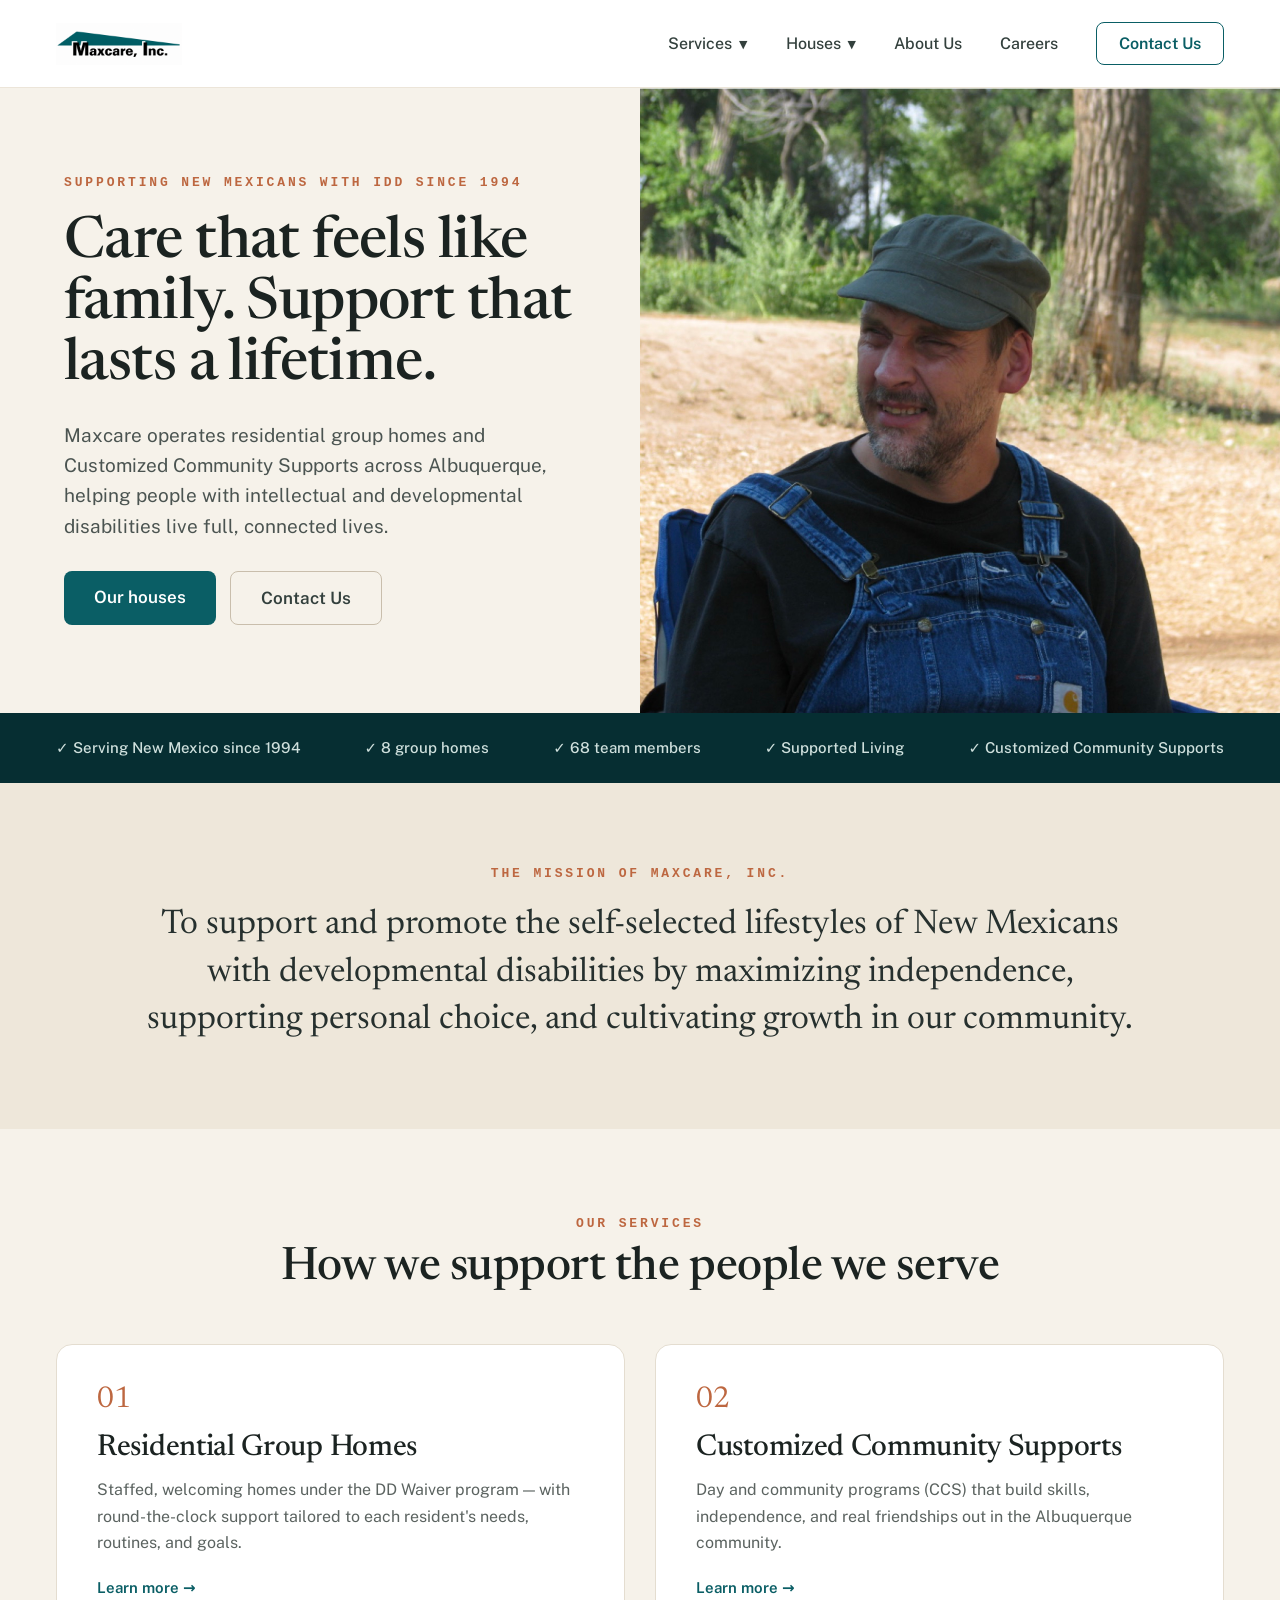
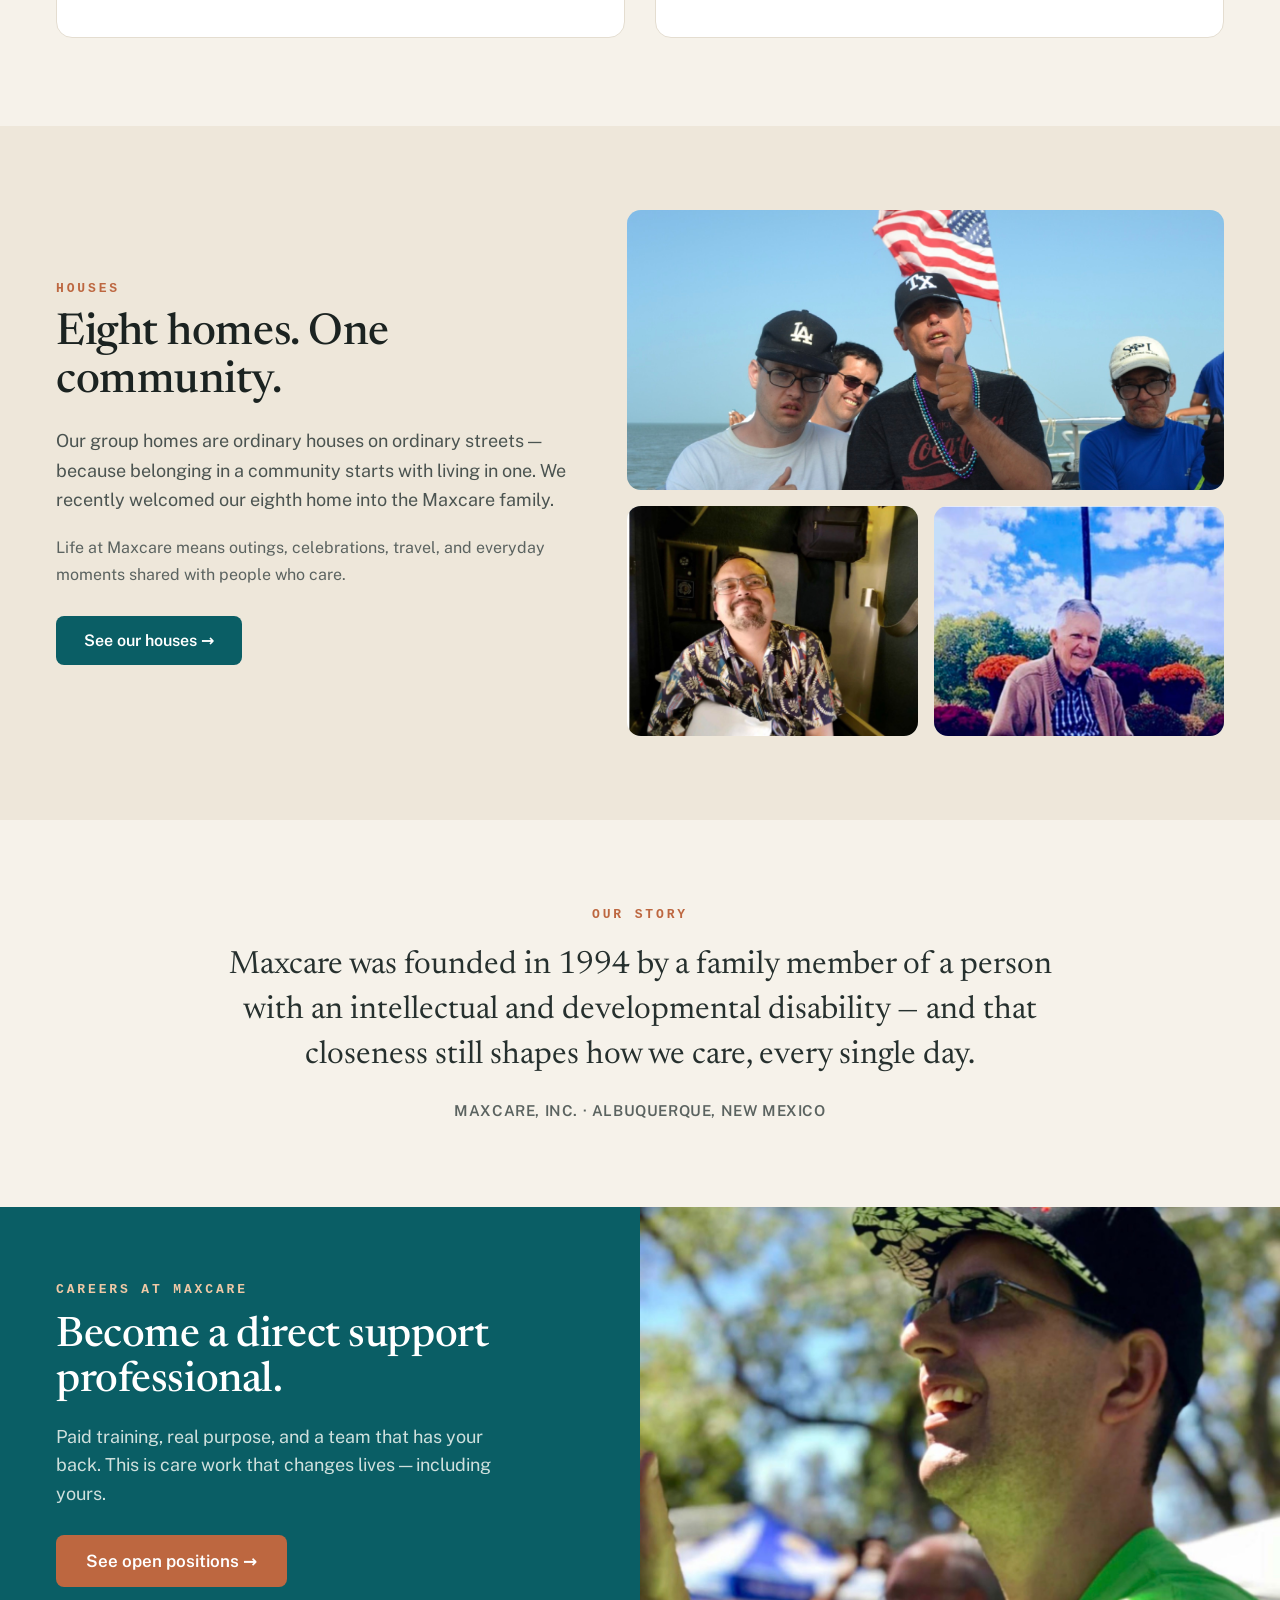
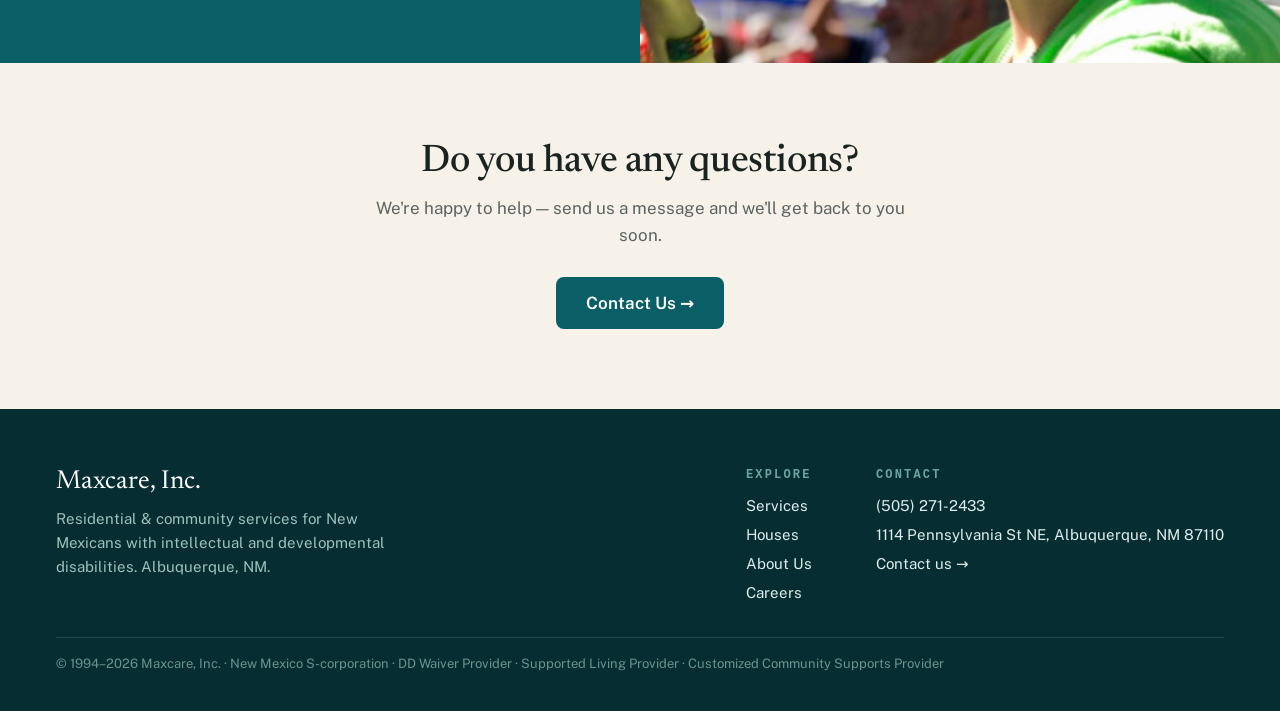
<file: index.html>
<!DOCTYPE html>
<html lang="en">
<head>
<meta charset="utf-8">
<meta name="viewport" content="width=device-width, initial-scale=1">
<title>Maxcare, Inc. — Residential &amp; Community Services in Albuquerque, NM</title>
<meta name="description" content="Maxcare operates residential group homes and Customized Community Supports across Albuquerque, helping New Mexicans with intellectual and developmental disabilities live full, connected lives.">
<link rel="preconnect" href="https://fonts.googleapis.com">
<link rel="preconnect" href="https://fonts.gstatic.com" crossorigin>
<link href="https://fonts.googleapis.com/css2?family=Newsreader:ital,opsz,wght@0,6..72,400;0,6..72,500;0,6..72,600;1,6..72,400&family=Public+Sans:ital,wght@0,400;0,500;0,600;0,700;1,400&display=swap" rel="stylesheet">
<link rel="stylesheet" href="css/styles.css">
</head>
<body>

<div class="wrap">

  <!-- header -->
  <header class="site-header">
    <a href="index.html" aria-label="Maxcare, Inc. home"><img class="logo" src="assets/maxcare-logo.png" alt="Maxcare, Inc."></a>
    <button class="nav-toggle" aria-label="Toggle navigation" aria-expanded="false">☰</button>
    <nav class="site-nav" id="nav">
      <div class="dropdown">
        <button class="drop-btn" type="button">Services <span class="caret">▼</span></button>
        <div class="drop-menu">
          <a class="drop-all" href="services.html">All services</a>
          <div class="drop-sep"></div>
          <a href="services.html#supported-living"><span>Supported Living</span></a>
          <a href="services.html#ccs"><span>Customized Community Supports</span></a>
        </div>
      </div>
      <div class="dropdown">
        <button class="drop-btn" type="button">Houses <span class="caret">▼</span></button>
        <div class="drop-menu">
          <a class="drop-all" href="houses.html">All houses</a>
          <div class="drop-sep"></div>
          <a href="houses.html#fourhills"><span>4 Hills</span></a>
          <a href="houses.html#st16"><span>16th Street</span></a>
          <a href="houses.html#arco8"><span>Arco 8</span></a>
          <a href="houses.html#arco9"><span>Arco 9</span></a>
          <a href="houses.html#manzano"><span>Manzano</span></a>
          <a href="houses.html#park"><span>Park</span></a>
          <a href="houses.html#sandia"><span>Sandia</span></a>
          <a href="houses.html#sunglow"><span>Sunglow</span></a>
        </div>
      </div>
      <a href="about.html">About Us</a>
      <a href="careers.html">Careers</a>
      <a href="contact.html" class="nav-cta">Contact Us</a>
    </nav>
  </header>

  <!-- split hero -->
  <section class="hero" id="top">
    <div class="hero-copy">
      <div class="eyebrow">Supporting New Mexicans with IDD since 1994</div>
      <h1>Care that feels like family. Support that lasts a lifetime.</h1>
      <p>Maxcare operates residential group homes and Customized Community Supports across Albuquerque, helping people with intellectual and developmental disabilities live full, connected lives.</p>
      <div class="hero-ctas">
        <a href="houses.html" class="btn btn-primary">Our houses</a>
        <a href="contact.html" class="btn btn-outline">Contact Us</a>
      </div>
    </div>
    <div class="hero-media">
      <img src="assets/p-3244.jpg" alt="A person Maxcare supports, enjoying a day outdoors">
    </div>
  </section>

  <!-- trust bar -->
  <div class="trust-bar">
    <div class="trust-bar-inner">
      <span>✓ Serving New Mexico since 1994</span>
      <span>✓ 8 group homes</span>
      <span>✓ 68 team members</span>
      <span>✓ Supported Living</span>
      <span>✓ Customized Community Supports</span>
    </div>
  </div>

  <!-- mission -->
  <section class="mission" id="about">
    <div class="mission-inner">
      <span class="eyebrow">The mission of Maxcare, Inc.</span>
      <p>To support and promote the self-selected lifestyles of New Mexicans with developmental disabilities by maximizing independence, supporting personal choice, and cultivating growth in our community.</p>
    </div>
  </section>

  <!-- services -->
  <section class="services" id="services">
    <div class="services-head">
      <span class="eyebrow">Our services</span>
      <h2>How we support the people we serve</h2>
    </div>
    <div class="services-grid">
      <div class="service-card">
        <div class="num">01</div>
        <h3>Residential Group Homes</h3>
        <p>Staffed, welcoming homes under the DD Waiver program — with round-the-clock support tailored to each resident's needs, routines, and goals.</p>
        <a href="services.html#supported-living">Learn more →</a>
      </div>
      <div class="service-card">
        <div class="num">02</div>
        <h3>Customized Community Supports</h3>
        <p>Day and community programs (CCS) that build skills, independence, and real friendships out in the Albuquerque community.</p>
        <a href="services.html#ccs">Learn more →</a>
      </div>
    </div>
  </section>

  <!-- homes & community -->
  <section class="houses" id="houses">
    <div class="houses-inner">
      <div>
        <span class="eyebrow">Houses</span>
        <h2>Eight homes. One community.</h2>
        <p class="lede">Our group homes are ordinary houses on ordinary streets — because belonging in a community starts with living in one. We recently welcomed our eighth home into the Maxcare family.</p>
        <p class="body">Life at Maxcare means outings, celebrations, travel, and everyday moments shared with people who care.</p>
        <a href="houses.html" class="btn btn-primary" style="font-size:16px;padding:15px 28px">See our houses →</a>
      </div>
      <div class="houses-gallery">
        <div class="cell cell-wide"><img src="assets/p-3548.jpg" alt="Residents on a group outing"></div>
        <div class="cell cell-a"><img src="assets/p-3517.jpg" alt="A resident traveling"></div>
        <div class="cell cell-b"><img src="assets/p-3535.jpg" alt="A resident enjoying a garden"></div>
      </div>
    </div>
  </section>

  <!-- founder story -->
  <section class="story">
    <span class="eyebrow">Our story</span>
    <blockquote>Maxcare was founded in 1994 by a family member of a person with an intellectual and developmental disability — and that closeness still shapes how we care, every single day.</blockquote>
    <div class="attribution">MAXCARE, INC. · ALBUQUERQUE, NEW MEXICO</div>
  </section>

  <!-- careers band -->
  <section class="careers" id="careers">
    <div class="careers-inner">
      <div class="careers-copy">
        <div class="eyebrow">Careers at Maxcare</div>
        <h2>Become a direct support professional.</h2>
        <p>Paid training, real purpose, and a team that has your back. This is care work that changes lives — including yours.</p>
        <a href="careers.html" class="btn btn-accent">See open positions →</a>
      </div>
      <div class="careers-media">
        <img src="assets/p-3527.jpg" alt="A person Maxcare supports enjoying a community event">
      </div>
    </div>
  </section>

  <!-- contact CTA -->
  <section class="detail-cta">
    <h2>Do you have any questions?</h2>
    <p>We're happy to help — send us a message and we'll get back to you soon.</p>
    <a href="contact.html" class="btn btn-primary">Contact Us →</a>
  </section>

  <!-- footer -->
  <footer class="site-footer" id="contact">
    <div class="footer-top">
      <div class="footer-brand">
        <div class="name">Maxcare, Inc.</div>
        <p>Residential &amp; community services for New Mexicans with intellectual and developmental disabilities. Albuquerque, NM.</p>
      </div>
      <div class="footer-cols">
        <div class="footer-col">
          <div class="label">Explore</div>
          <a href="services.html">Services</a>
          <a href="houses.html">Houses</a>
          <a href="about.html">About Us</a>
          <a href="careers.html">Careers</a>
        </div>
        <div class="footer-col">
          <div class="label">Contact</div>
          <a href="tel:+15052712433">(505) 271-2433</a>
          <span>1114 Pennsylvania St NE, Albuquerque, NM 87110</span>
          <a href="contact.html">Contact us →</a>
        </div>
      </div>
    </div>
    <div class="footer-legal">© 1994–2026 Maxcare, Inc. · New Mexico S-corporation · DD Waiver Provider · Supported Living Provider · Customized Community Supports Provider</div>
  </footer>

</div>

<script src="js/site.js"></script>
</body>
</html>
</file>
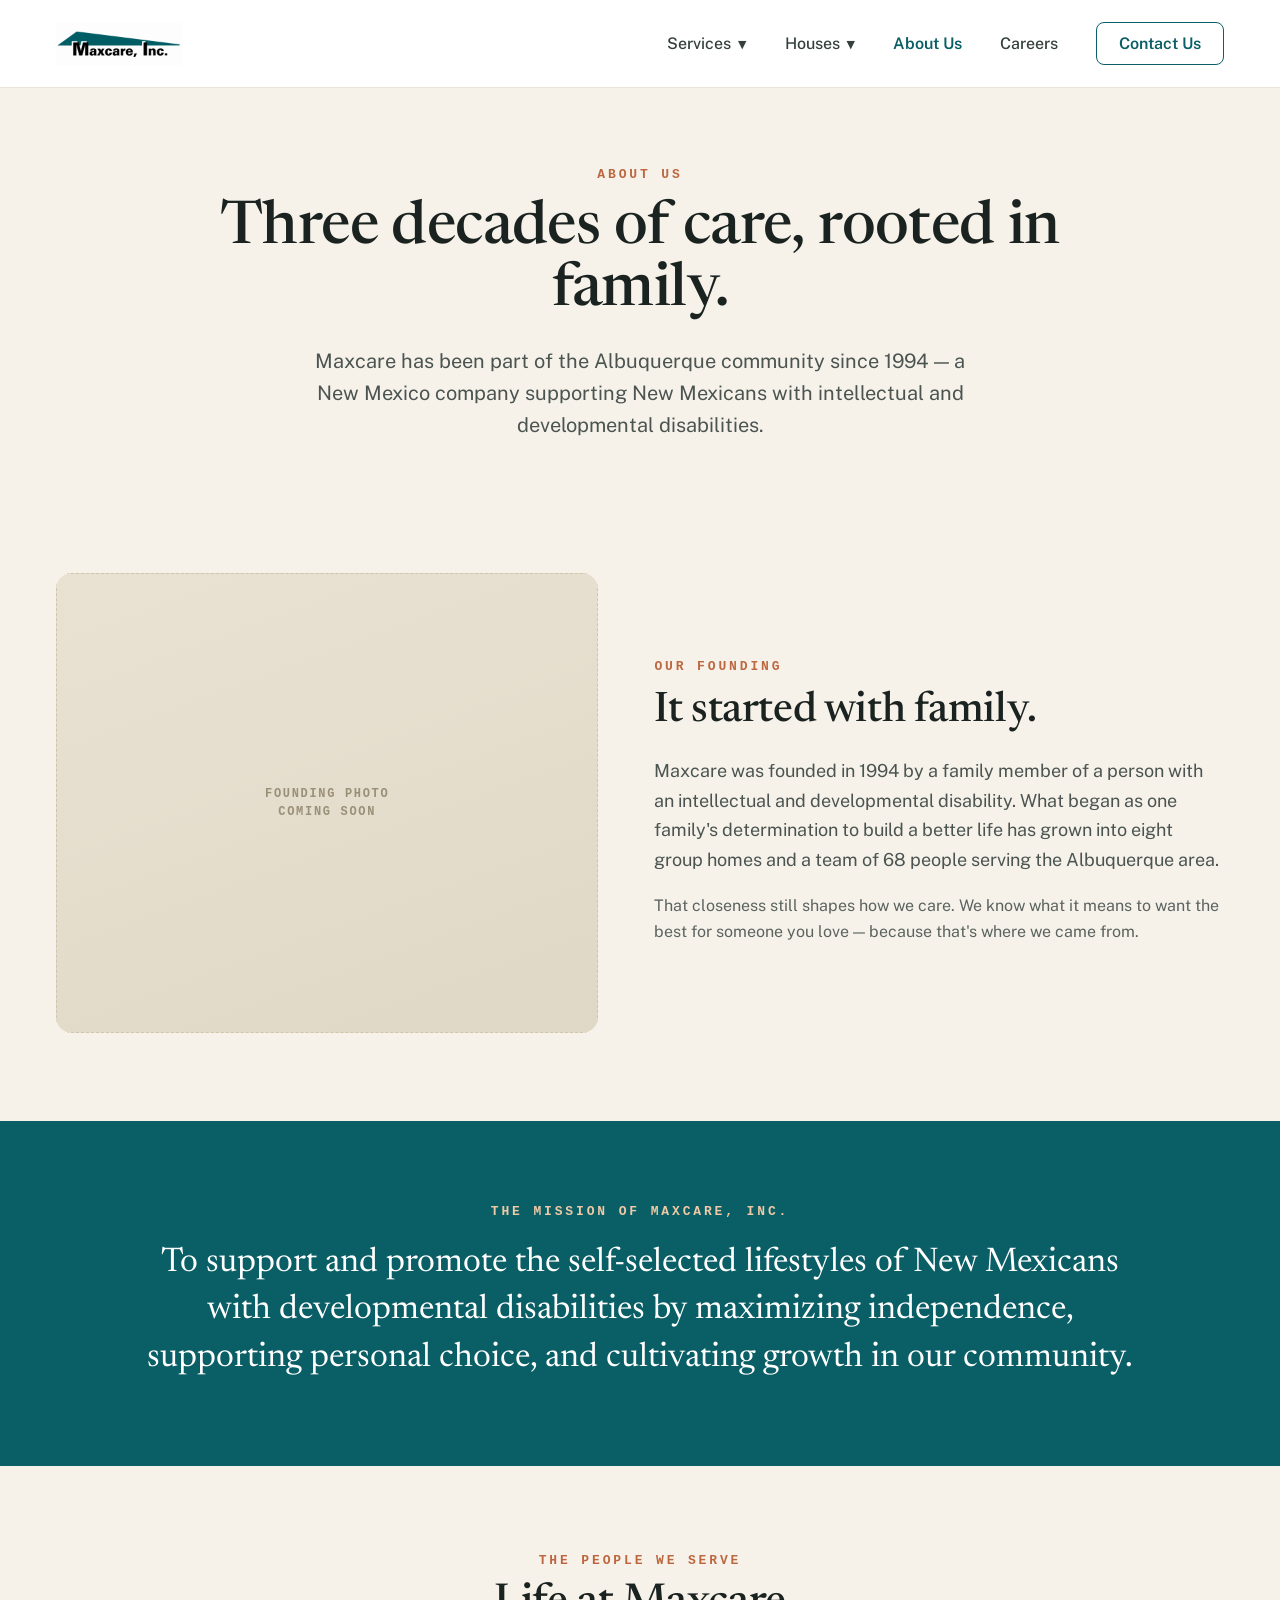
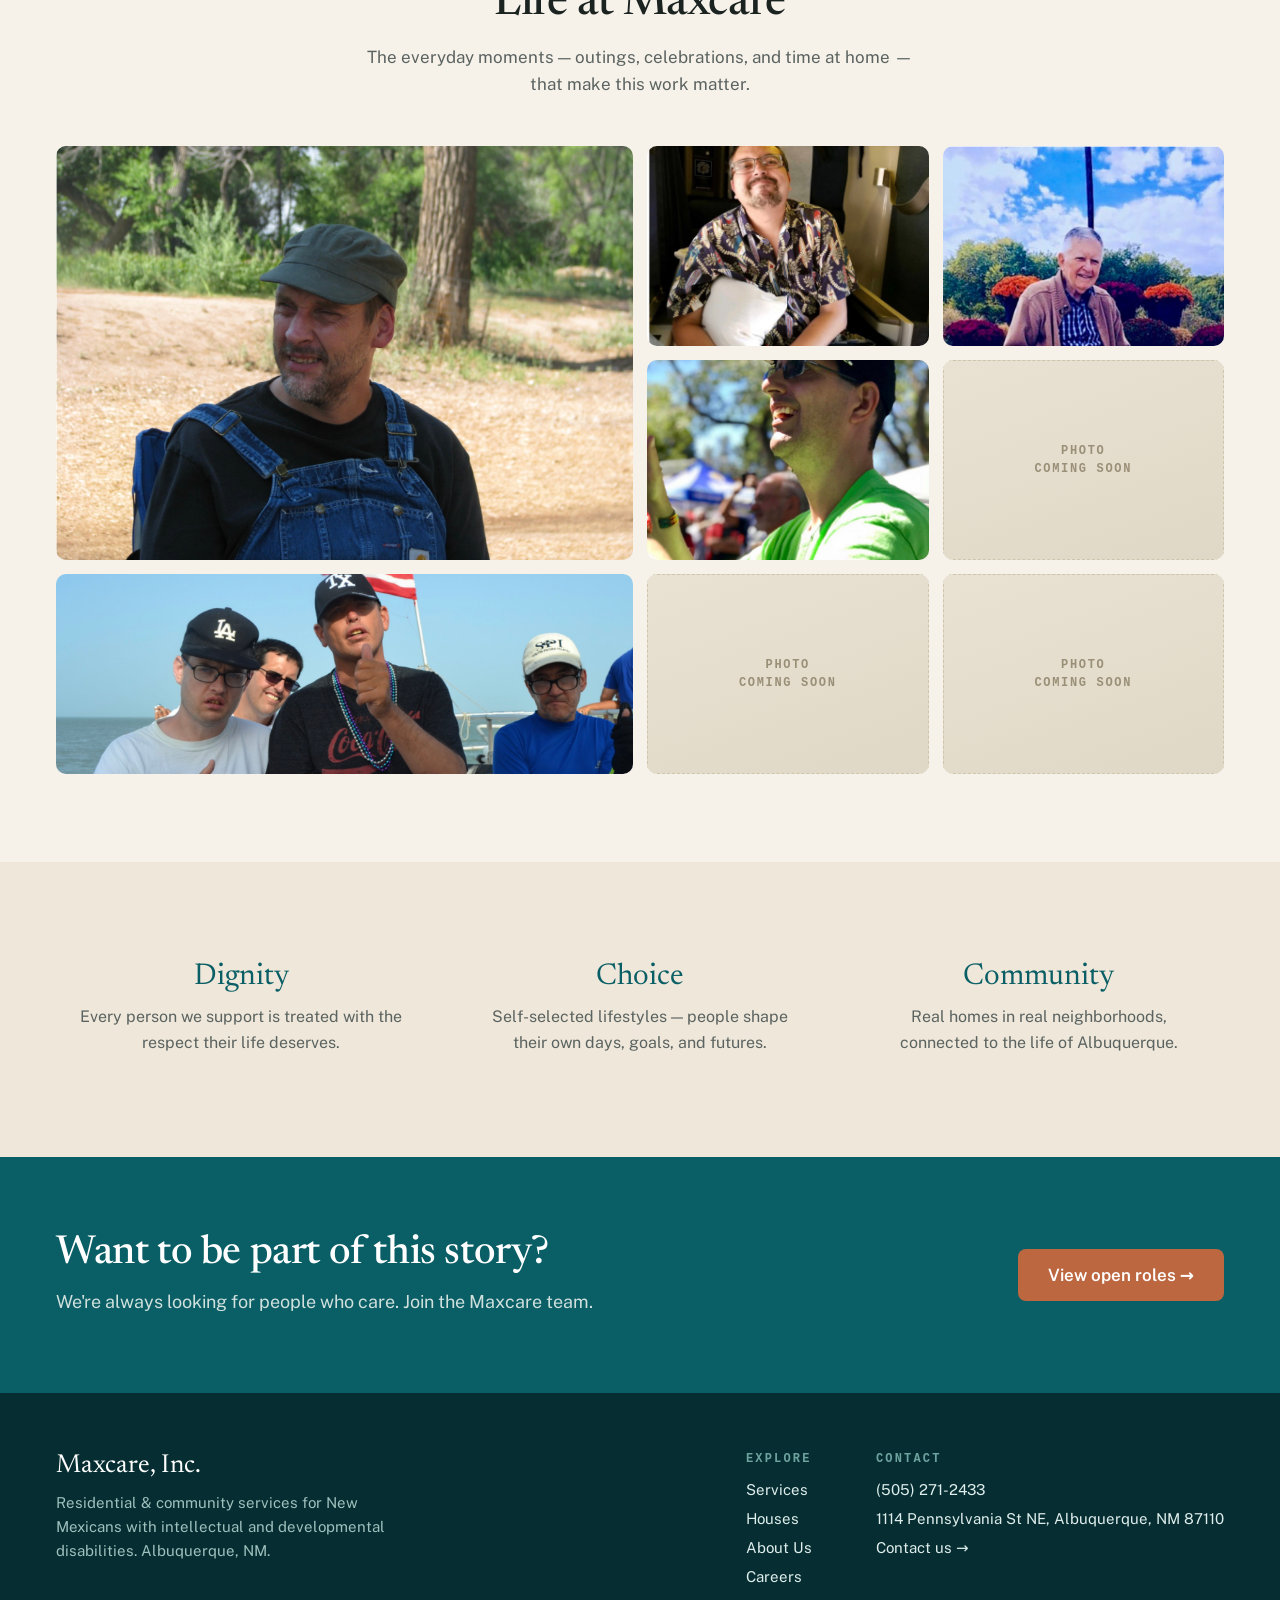
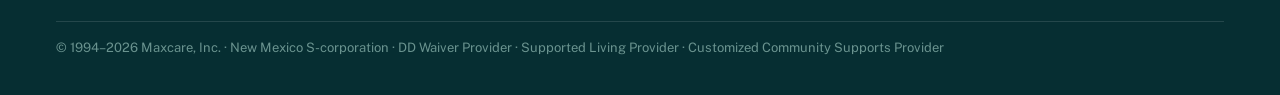
<file: about.html>
<!DOCTYPE html>
<html lang="en">
<head>
<meta charset="utf-8">
<meta name="viewport" content="width=device-width, initial-scale=1">
<title>About Us — Maxcare, Inc.</title>
<meta name="description" content="Maxcare has been part of the Albuquerque community since 1994 — a New Mexico company supporting New Mexicans with intellectual and developmental disabilities.">
<link rel="preconnect" href="https://fonts.googleapis.com">
<link rel="preconnect" href="https://fonts.gstatic.com" crossorigin>
<link href="https://fonts.googleapis.com/css2?family=Newsreader:ital,opsz,wght@0,6..72,400;0,6..72,500;0,6..72,600;1,6..72,400&family=Public+Sans:ital,wght@0,400;0,500;0,600;0,700;1,400&display=swap" rel="stylesheet">
<link rel="stylesheet" href="css/styles.css">
</head>
<body>

<div class="wrap">

  <!-- header -->
  <header class="site-header">
    <a href="index.html" aria-label="Maxcare, Inc. home"><img class="logo" src="assets/maxcare-logo.png" alt="Maxcare, Inc."></a>
    <button class="nav-toggle" aria-label="Toggle navigation" aria-expanded="false">☰</button>
    <nav class="site-nav" id="nav">
      <div class="dropdown">
        <button class="drop-btn" type="button">Services <span class="caret">▼</span></button>
        <div class="drop-menu">
          <a class="drop-all" href="services.html">All services</a>
          <div class="drop-sep"></div>
          <a href="services.html#supported-living"><span>Supported Living</span></a>
          <a href="services.html#ccs"><span>Customized Community Supports</span></a>
        </div>
      </div>
      <div class="dropdown">
        <button class="drop-btn" type="button">Houses <span class="caret">▼</span></button>
        <div class="drop-menu">
          <a class="drop-all" href="houses.html">All houses</a>
          <div class="drop-sep"></div>
          <a href="houses.html#fourhills"><span>4 Hills</span></a>
          <a href="houses.html#st16"><span>16th Street</span></a>
          <a href="houses.html#arco8"><span>Arco 8</span></a>
          <a href="houses.html#arco9"><span>Arco 9</span></a>
          <a href="houses.html#manzano"><span>Manzano</span></a>
          <a href="houses.html#park"><span>Park</span></a>
          <a href="houses.html#sandia"><span>Sandia</span></a>
          <a href="houses.html#sunglow"><span>Sunglow</span></a>
        </div>
      </div>
      <a href="about.html" class="active">About Us</a>
      <a href="careers.html">Careers</a>
      <a href="contact.html" class="nav-cta">Contact Us</a>
    </nav>
  </header>

  <!-- hero -->
  <section class="page-hero">
    <span class="eyebrow">About us</span>
    <h1>Three decades of care, rooted in family.</h1>
    <p>Maxcare has been part of the Albuquerque community since 1994 — a New Mexico company supporting New Mexicans with intellectual and developmental disabilities.</p>
  </section>

  <!-- founding history -->
  <section class="split-section">
    <div class="split-inner">
      <div class="media-cell">
        <div class="slot">Founding photo<br>coming soon</div>
      </div>
      <div>
        <span class="eyebrow">Our founding</span>
        <h2>It started with family.</h2>
        <p class="lede">Maxcare was founded in 1994 by a family member of a person with an intellectual and developmental disability. What began as one family's determination to build a better life has grown into eight group homes and a team of 68 people serving the Albuquerque area.</p>
        <p class="body">That closeness still shapes how we care. We know what it means to want the best for someone you love — because that's where we came from.</p>
      </div>
    </div>
  </section>

  <!-- mission -->
  <section class="mission mission-teal">
    <div class="mission-inner">
      <span class="eyebrow">The mission of Maxcare, Inc.</span>
      <p>To support and promote the self-selected lifestyles of New Mexicans with developmental disabilities by maximizing independence, supporting personal choice, and cultivating growth in our community.</p>
    </div>
  </section>

  <!-- life at Maxcare gallery -->
  <section class="gallery-section">
    <div class="gallery-head">
      <span class="eyebrow">The people we serve</span>
      <h2>Life at Maxcare</h2>
      <p>The everyday moments — outings, celebrations, and time at home — that make this work matter.</p>
    </div>
    <div class="mosaic">
      <div class="span-2x2 rounded"><img class="cell-photo" src="assets/p-3244.jpg" alt="A person Maxcare supports, enjoying a day outdoors"></div>
      <div class="rounded"><img class="cell-photo" src="assets/p-3517.jpg" alt="A resident traveling"></div>
      <div class="rounded"><img class="cell-photo" src="assets/p-3535.jpg" alt="A resident enjoying a garden"></div>
      <div class="rounded"><img class="cell-photo" src="assets/p-3527.jpg" alt="Residents on a boat outing"></div>
      <div class="rounded"><div class="slot">Photo<br>coming soon</div></div>
      <div class="span-w rounded"><img class="cell-photo" src="assets/p-3548.jpg" alt="Residents on a group outing"></div>
      <div class="rounded"><div class="slot">Photo<br>coming soon</div></div>
      <div class="rounded"><div class="slot">Photo<br>coming soon</div></div>
    </div>
  </section>

  <!-- values -->
  <section class="values">
    <div class="values-grid">
      <div class="value">
        <div class="value-name">Dignity</div>
        <p>Every person we support is treated with the respect their life deserves.</p>
      </div>
      <div class="value">
        <div class="value-name">Choice</div>
        <p>Self-selected lifestyles — people shape their own days, goals, and futures.</p>
      </div>
      <div class="value">
        <div class="value-name">Community</div>
        <p>Real homes in real neighborhoods, connected to the life of Albuquerque.</p>
      </div>
    </div>
  </section>

  <!-- careers CTA -->
  <section class="cta-band">
    <div class="cta-band-inner">
      <div>
        <h2>Want to be part of this story?</h2>
        <p>We're always looking for people who care. Join the Maxcare team.</p>
      </div>
      <a href="careers.html" class="btn btn-accent">View open roles →</a>
    </div>
  </section>

  <!-- footer -->
  <footer class="site-footer" id="contact">
    <div class="footer-top">
      <div class="footer-brand">
        <div class="name">Maxcare, Inc.</div>
        <p>Residential &amp; community services for New Mexicans with intellectual and developmental disabilities. Albuquerque, NM.</p>
      </div>
      <div class="footer-cols">
        <div class="footer-col">
          <div class="label">Explore</div>
          <a href="services.html">Services</a>
          <a href="houses.html">Houses</a>
          <a href="about.html">About Us</a>
          <a href="careers.html">Careers</a>
        </div>
        <div class="footer-col">
          <div class="label">Contact</div>
          <a href="tel:+15052712433">(505) 271-2433</a>
          <span>1114 Pennsylvania St NE, Albuquerque, NM 87110</span>
          <a href="contact.html">Contact us →</a>
        </div>
      </div>
    </div>
    <div class="footer-legal">© 1994–2026 Maxcare, Inc. · New Mexico S-corporation · DD Waiver Provider · Supported Living Provider · Customized Community Supports Provider</div>
  </footer>

</div>

<script src="js/site.js"></script>
</body>
</html>
</file>
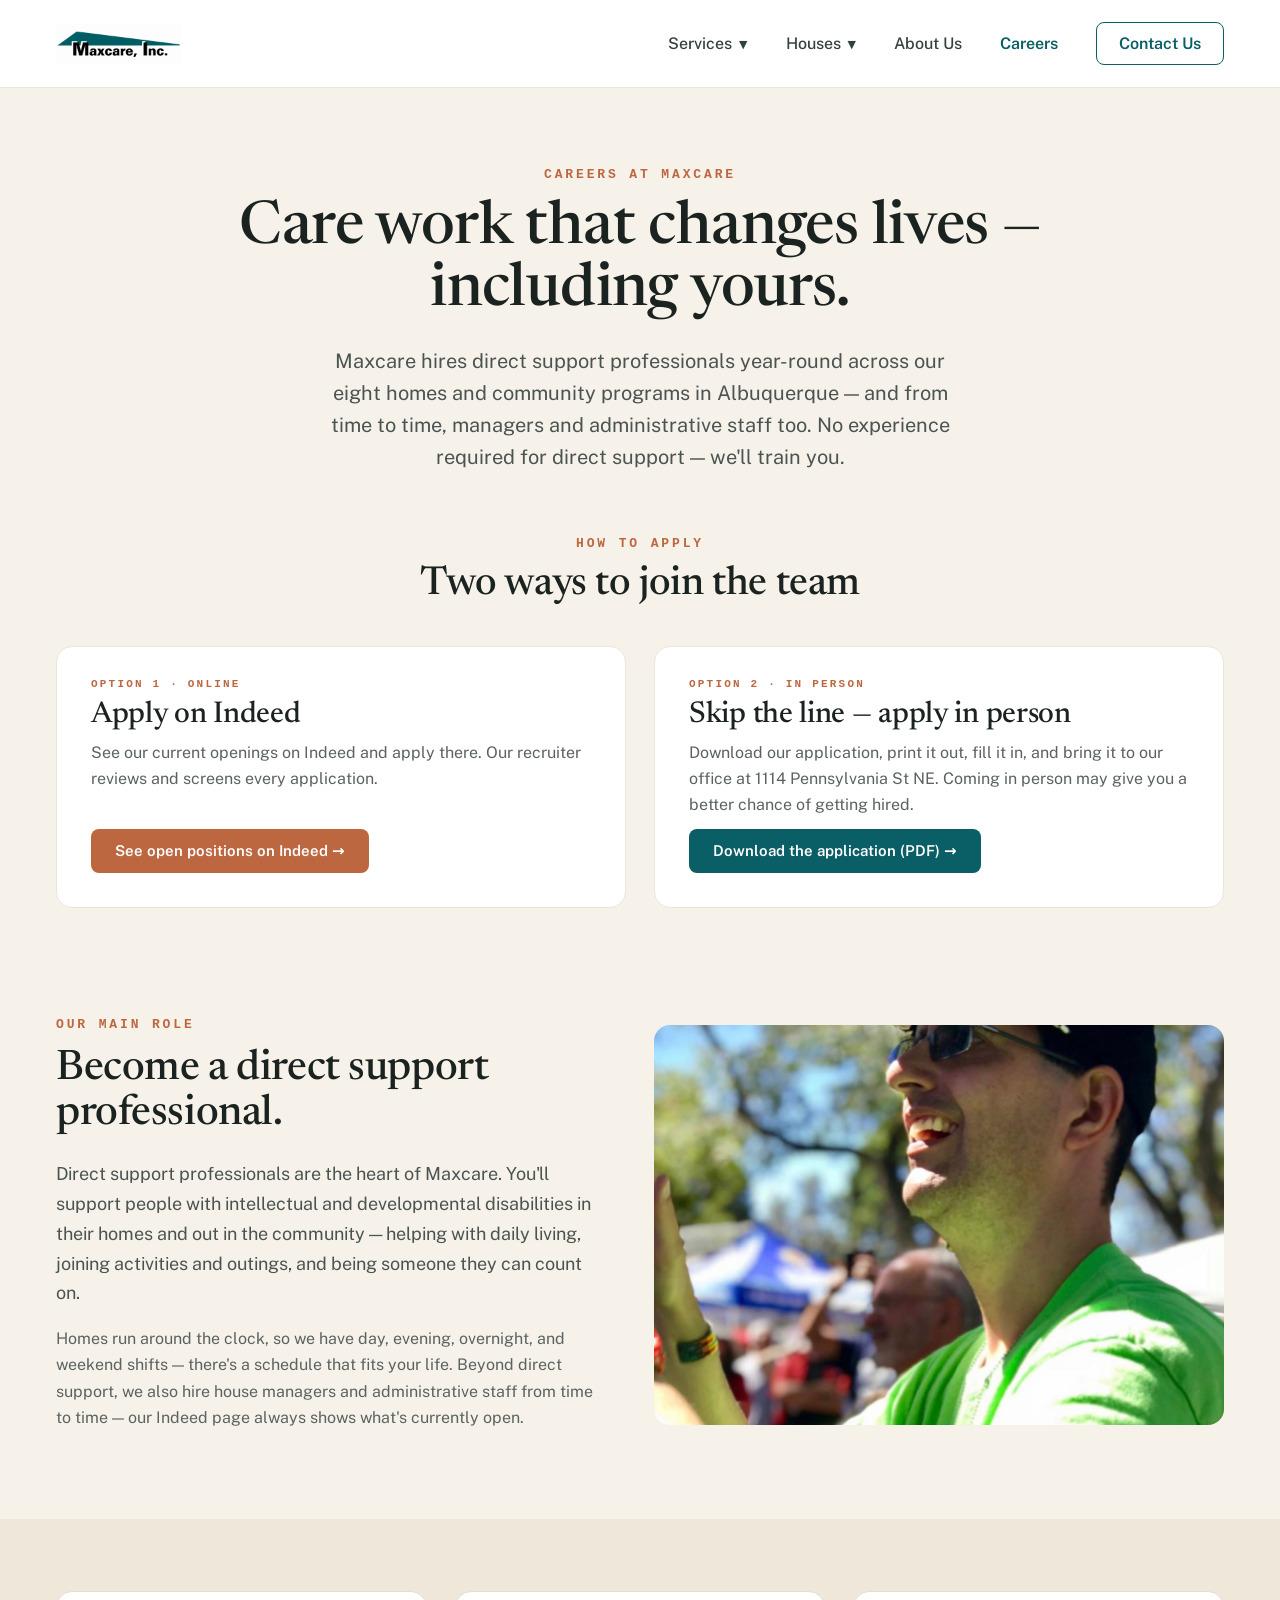
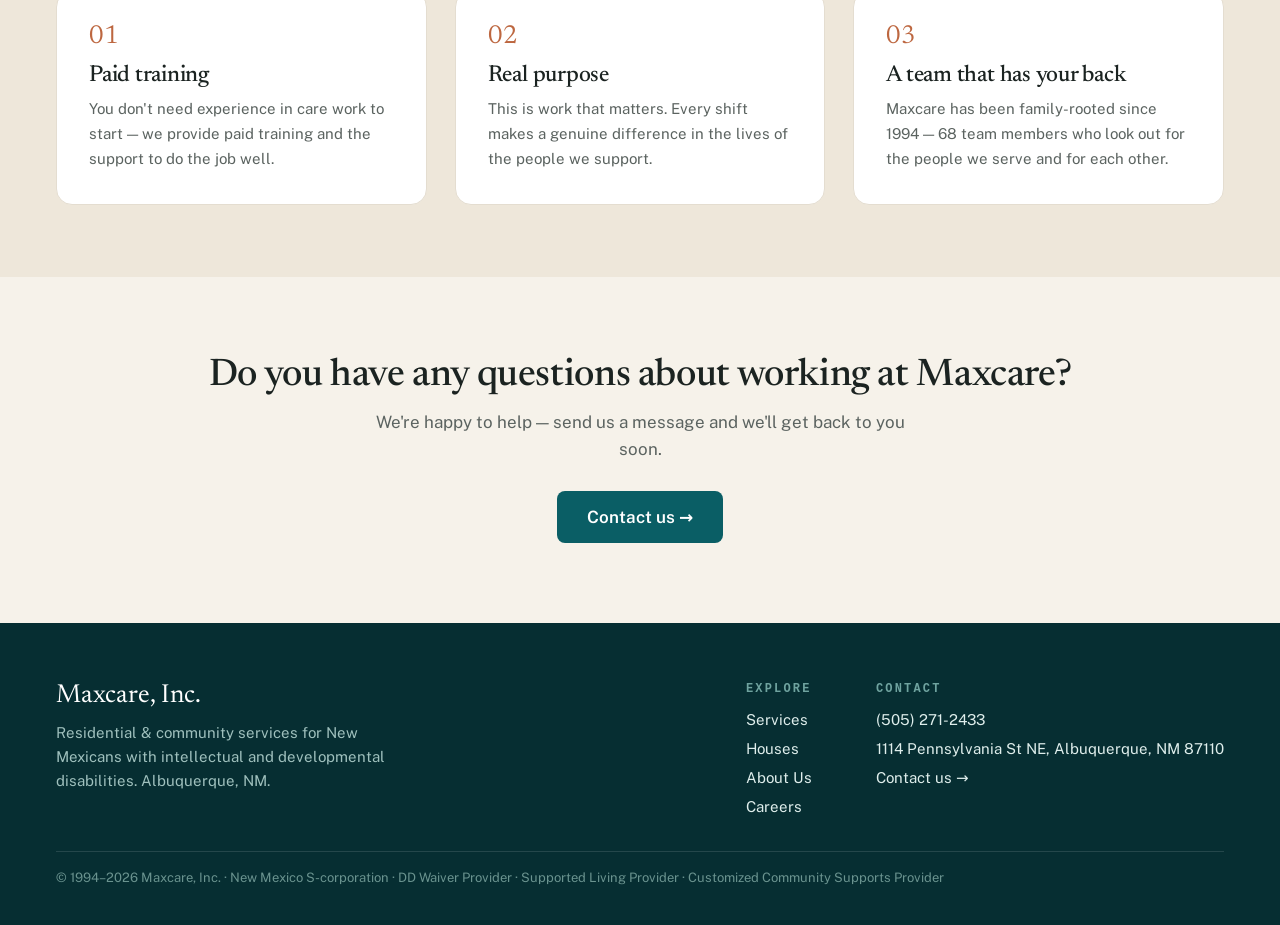
<file: careers.html>
<!DOCTYPE html>
<html lang="en">
<head>
<meta charset="utf-8">
<meta name="viewport" content="width=device-width, initial-scale=1">
<title>Careers — Maxcare, Inc.</title>
<meta name="description" content="Become a direct support professional at Maxcare, Inc. in Albuquerque, NM. Paid training, real purpose, and a team that has your back — we hire year-round through Indeed.">
<link rel="preconnect" href="https://fonts.googleapis.com">
<link rel="preconnect" href="https://fonts.gstatic.com" crossorigin>
<link href="https://fonts.googleapis.com/css2?family=Newsreader:ital,opsz,wght@0,6..72,400;0,6..72,500;0,6..72,600;1,6..72,400&family=Public+Sans:ital,wght@0,400;0,500;0,600;0,700;1,400&display=swap" rel="stylesheet">
<link rel="stylesheet" href="css/styles.css">
</head>
<body>

<div class="wrap">

  <!-- header -->
  <header class="site-header">
    <a href="index.html" aria-label="Maxcare, Inc. home"><img class="logo" src="assets/maxcare-logo.png" alt="Maxcare, Inc."></a>
    <button class="nav-toggle" aria-label="Toggle navigation" aria-expanded="false">☰</button>
    <nav class="site-nav" id="nav">
      <div class="dropdown">
        <button class="drop-btn" type="button">Services <span class="caret">▼</span></button>
        <div class="drop-menu">
          <a class="drop-all" href="services.html">All services</a>
          <div class="drop-sep"></div>
          <a href="services.html#supported-living"><span>Supported Living</span></a>
          <a href="services.html#ccs"><span>Customized Community Supports</span></a>
        </div>
      </div>
      <div class="dropdown">
        <button class="drop-btn" type="button">Houses <span class="caret">▼</span></button>
        <div class="drop-menu">
          <a class="drop-all" href="houses.html">All houses</a>
          <div class="drop-sep"></div>
          <a href="houses.html#fourhills"><span>4 Hills</span></a>
          <a href="houses.html#st16"><span>16th Street</span></a>
          <a href="houses.html#arco8"><span>Arco 8</span></a>
          <a href="houses.html#arco9"><span>Arco 9</span></a>
          <a href="houses.html#manzano"><span>Manzano</span></a>
          <a href="houses.html#park"><span>Park</span></a>
          <a href="houses.html#sandia"><span>Sandia</span></a>
          <a href="houses.html#sunglow"><span>Sunglow</span></a>
        </div>
      </div>
      <a href="about.html">About Us</a>
      <a href="careers.html" class="active">Careers</a>
      <a href="contact.html" class="nav-cta">Contact Us</a>
    </nav>
  </header>

  <!-- hero -->
  <section class="page-hero">
    <span class="eyebrow">Careers at Maxcare</span>
    <h1>Care work that changes lives — including yours.</h1>
    <p>Maxcare hires direct support professionals year-round across our eight homes and community programs in Albuquerque — and from time to time, managers and administrative staff too. No experience required for direct support — we'll train you.</p>
  </section>

  <!-- how to apply -->
  <section class="cards-2" id="apply">
    <div class="services-head" style="margin-bottom:40px">
      <span class="eyebrow">How to apply</span>
      <h2 style="font-size:40px">Two ways to join the team</h2>
    </div>
    <div class="cards-2-grid">
      <div class="card">
        <div class="card-body">
          <div class="card-eyebrow">Option 1 · Online</div>
          <h3>Apply on Indeed</h3>
          <p>See our current openings on Indeed and apply there. Our recruiter reviews and screens every application.</p>
          <a href="https://www.indeed.com/cmp/Maxcare,-Inc" target="_blank" rel="noopener" class="btn btn-accent">See open positions on Indeed →</a>
        </div>
      </div>
      <div class="card">
        <div class="card-body">
          <div class="card-eyebrow">Option 2 · In person</div>
          <h3>Skip the line — apply in person</h3>
          <p>Download our application, print it out, fill it in, and bring it to our office at 1114 Pennsylvania St NE. Coming in person may give you a better chance of getting hired.</p>
          <a href="assets/maxcare-application.pdf" download class="btn btn-primary">Download the application (PDF) →</a>
        </div>
      </div>
    </div>
  </section>

  <!-- role intro -->
  <section class="split-section" style="padding-top:20px">
    <div class="split-inner">
      <div>
        <span class="eyebrow">Our main role</span>
        <h2>Become a direct support professional.</h2>
        <p class="lede">Direct support professionals are the heart of Maxcare. You'll support people with intellectual and developmental disabilities in their homes and out in the community — helping with daily living, joining activities and outings, and being someone they can count on.</p>
        <p class="body">Homes run around the clock, so we have day, evening, overnight, and weekend shifts — there's a schedule that fits your life. Beyond direct support, we also hire house managers and administrative staff from time to time — our Indeed page always shows what's currently open.</p>
      </div>
      <div class="media-cell" style="height:400px">
        <img class="cell-photo" src="assets/p-3527.jpg" alt="A person Maxcare supports enjoying a community event">
      </div>
    </div>
  </section>

  <!-- why maxcare -->
  <section class="points">
    <div class="points-grid">
      <div class="point">
        <div class="num">01</div>
        <h3>Paid training</h3>
        <p>You don't need experience in care work to start — we provide paid training and the support to do the job well.</p>
      </div>
      <div class="point">
        <div class="num">02</div>
        <h3>Real purpose</h3>
        <p>This is work that matters. Every shift makes a genuine difference in the lives of the people we support.</p>
      </div>
      <div class="point">
        <div class="num">03</div>
        <h3>A team that has your back</h3>
        <p>Maxcare has been family-rooted since 1994 — 68 team members who look out for the people we serve and for each other.</p>
      </div>
    </div>
  </section>

  <!-- questions -->
  <section class="detail-cta">
    <h2>Do you have any questions about working at Maxcare?</h2>
    <p>We're happy to help — send us a message and we'll get back to you soon.</p>
    <a href="contact.html" class="btn btn-primary">Contact us →</a>
  </section>

  <!-- footer -->
  <footer class="site-footer" id="contact">
    <div class="footer-top">
      <div class="footer-brand">
        <div class="name">Maxcare, Inc.</div>
        <p>Residential &amp; community services for New Mexicans with intellectual and developmental disabilities. Albuquerque, NM.</p>
      </div>
      <div class="footer-cols">
        <div class="footer-col">
          <div class="label">Explore</div>
          <a href="services.html">Services</a>
          <a href="houses.html">Houses</a>
          <a href="about.html">About Us</a>
          <a href="careers.html">Careers</a>
        </div>
        <div class="footer-col">
          <div class="label">Contact</div>
          <a href="tel:+15052712433">(505) 271-2433</a>
          <span>1114 Pennsylvania St NE, Albuquerque, NM 87110</span>
          <a href="contact.html">Contact us →</a>
        </div>
      </div>
    </div>
    <div class="footer-legal">© 1994–2026 Maxcare, Inc. · New Mexico S-corporation · DD Waiver Provider · Supported Living Provider · Customized Community Supports Provider</div>
  </footer>

</div>

<script src="js/site.js"></script>
</body>
</html>
</file>
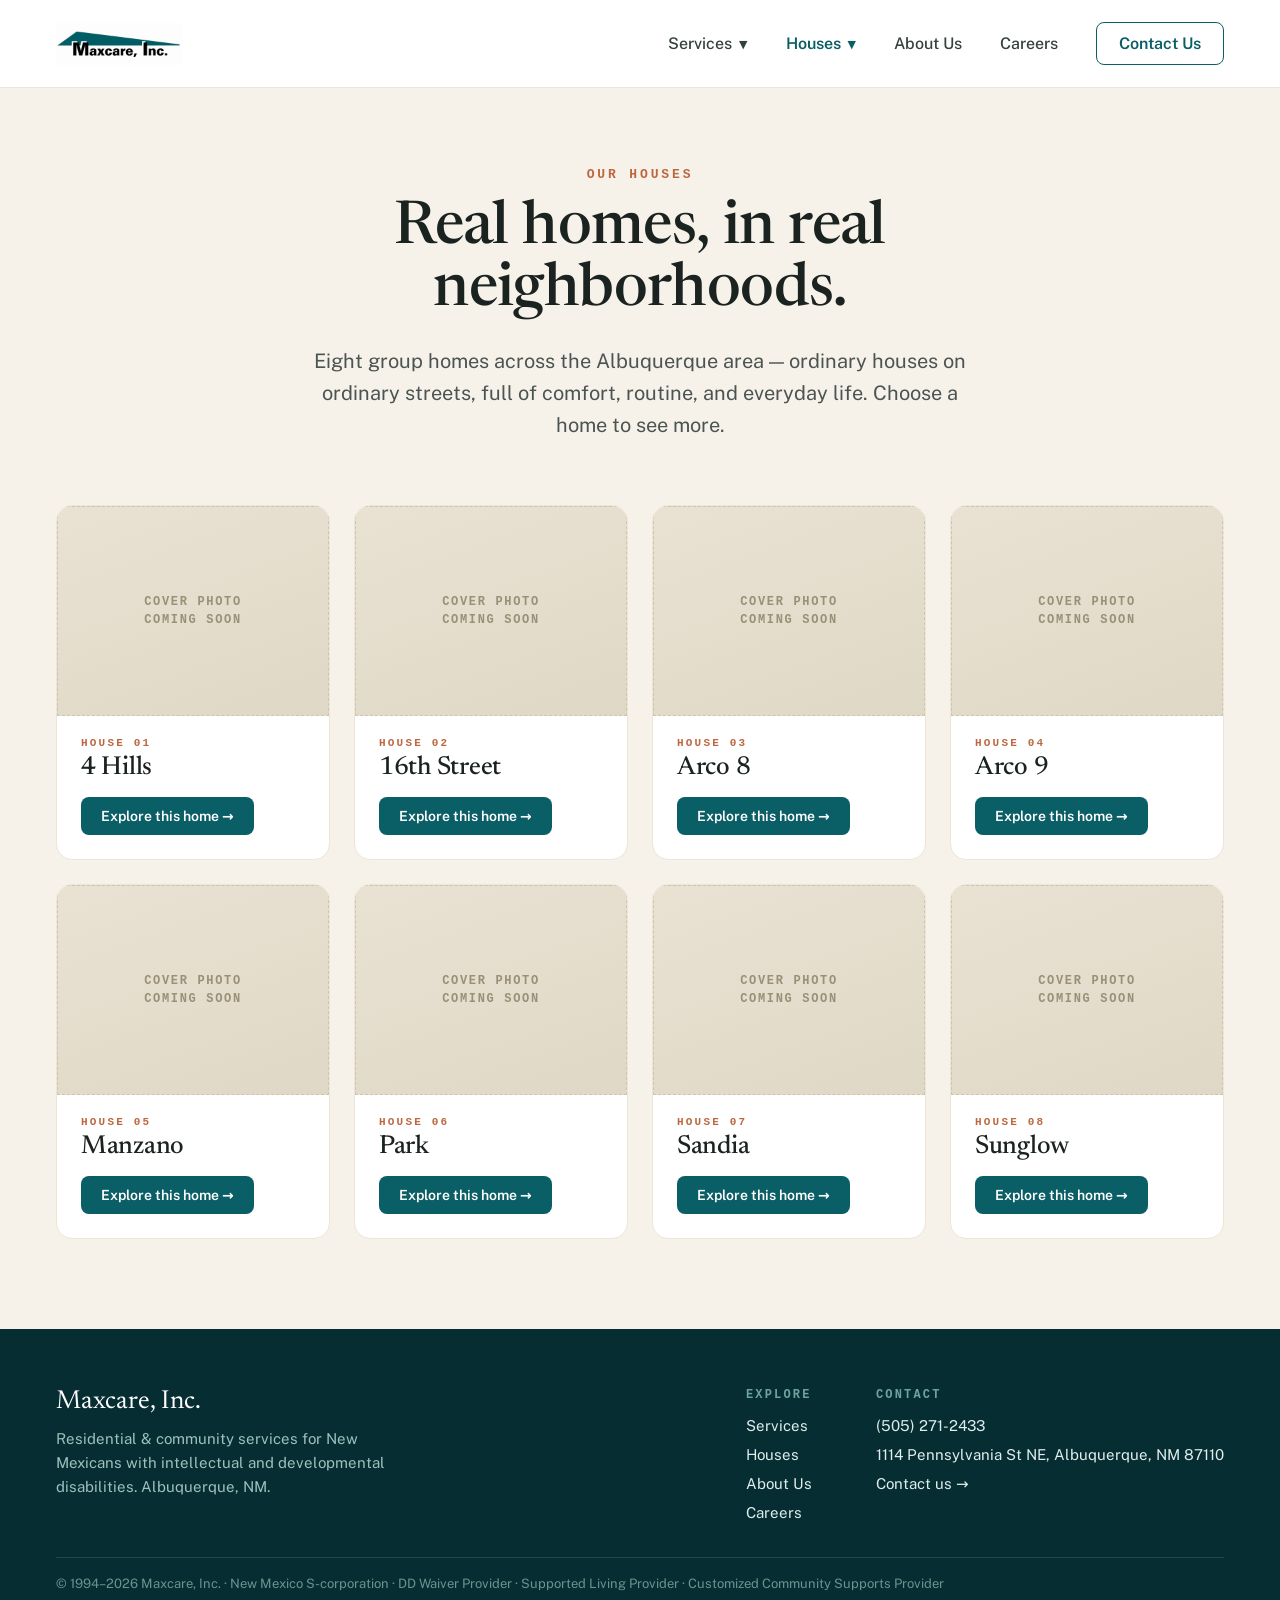
<file: houses.html>
<!DOCTYPE html>
<html lang="en">
<head>
<meta charset="utf-8">
<meta name="viewport" content="width=device-width, initial-scale=1">
<title>Our Houses — Maxcare, Inc.</title>
<meta name="description" content="Eight group homes across the Albuquerque area — ordinary houses on ordinary streets, full of comfort, routine, and everyday life.">
<link rel="preconnect" href="https://fonts.googleapis.com">
<link rel="preconnect" href="https://fonts.gstatic.com" crossorigin>
<link href="https://fonts.googleapis.com/css2?family=Newsreader:ital,opsz,wght@0,6..72,400;0,6..72,500;0,6..72,600;1,6..72,400&family=Public+Sans:ital,wght@0,400;0,500;0,600;0,700;1,400&display=swap" rel="stylesheet">
<link rel="stylesheet" href="css/styles.css">
</head>
<body>

<div class="wrap">

  <!-- header -->
  <header class="site-header">
    <a href="index.html" aria-label="Maxcare, Inc. home"><img class="logo" src="assets/maxcare-logo.png" alt="Maxcare, Inc."></a>
    <button class="nav-toggle" aria-label="Toggle navigation" aria-expanded="false">☰</button>
    <nav class="site-nav" id="nav">
      <div class="dropdown">
        <button class="drop-btn" type="button">Services <span class="caret">▼</span></button>
        <div class="drop-menu">
          <a class="drop-all" href="services.html">All services</a>
          <div class="drop-sep"></div>
          <a href="services.html#supported-living"><span>Supported Living</span></a>
          <a href="services.html#ccs"><span>Customized Community Supports</span></a>
        </div>
      </div>
      <div class="dropdown">
        <button class="drop-btn active" type="button">Houses <span class="caret">▼</span></button>
        <div class="drop-menu">
          <a class="drop-all" href="houses.html">All houses</a>
          <div class="drop-sep"></div>
          <a href="#fourhills"><span>4 Hills</span></a>
          <a href="#st16"><span>16th Street</span></a>
          <a href="#arco8"><span>Arco 8</span></a>
          <a href="#arco9"><span>Arco 9</span></a>
          <a href="#manzano"><span>Manzano</span></a>
          <a href="#park"><span>Park</span></a>
          <a href="#sandia"><span>Sandia</span></a>
          <a href="#sunglow"><span>Sunglow</span></a>
        </div>
      </div>
      <a href="about.html">About Us</a>
      <a href="careers.html">Careers</a>
      <a href="contact.html" class="nav-cta">Contact Us</a>
    </nav>
  </header>

  <!-- ===== overview ===== -->
  <div data-view="overview">
    <section class="page-hero">
      <span class="eyebrow">Our houses</span>
      <h1>Real homes, in real neighborhoods.</h1>
      <p>Eight group homes across the Albuquerque area — ordinary houses on ordinary streets, full of comfort, routine, and everyday life. Choose a home to see more.</p>
    </section>
    <section class="cards-4">
      <div class="cards-4-grid" id="house-cards"></div>
    </section>
  </div>

  <!-- per-house views are generated below and inserted here -->
  <div id="house-views"></div>

  <!-- footer -->
  <footer class="site-footer" id="contact">
    <div class="footer-top">
      <div class="footer-brand">
        <div class="name">Maxcare, Inc.</div>
        <p>Residential &amp; community services for New Mexicans with intellectual and developmental disabilities. Albuquerque, NM.</p>
      </div>
      <div class="footer-cols">
        <div class="footer-col">
          <div class="label">Explore</div>
          <a href="services.html">Services</a>
          <a href="houses.html">Houses</a>
          <a href="about.html">About Us</a>
          <a href="careers.html">Careers</a>
        </div>
        <div class="footer-col">
          <div class="label">Contact</div>
          <a href="tel:+15052712433">(505) 271-2433</a>
          <span>1114 Pennsylvania St NE, Albuquerque, NM 87110</span>
          <a href="contact.html">Contact us →</a>
        </div>
      </div>
    </div>
    <div class="footer-legal">© 1994–2026 Maxcare, Inc. · New Mexico S-corporation · DD Waiver Provider · Supported Living Provider · Customized Community Supports Provider</div>
  </footer>

</div>

<script>
(function () {
  var houses = [
    { name: '4 Hills', slug: 'fourhills' },
    { name: '16th Street', slug: 'st16' },
    { name: 'Arco 8', slug: 'arco8' },
    { name: 'Arco 9', slug: 'arco9' },
    { name: 'Manzano', slug: 'manzano' },
    { name: 'Park', slug: 'park' },
    { name: 'Sandia', slug: 'sandia' },
    { name: 'Sunglow', slug: 'sunglow' }
  ];
  var spans = { 0: 'span-2x2', 5: 'span-w', 8: 'span-h', 10: 'span-w' };

  var cards = document.getElementById('house-cards');
  var container = document.getElementById('house-views');

  houses.forEach(function (h, i) {
    var num = String(i + 1).padStart(2, '0');

    var card = document.createElement('div');
    card.className = 'card';
    card.innerHTML =
      '<div class="card-media"><div class="slot">Cover photo<br>coming soon</div></div>' +
      '<div class="card-body">' +
        '<div class="card-eyebrow">House ' + num + '</div>' +
        '<h3>' + h.name + '</h3>' +
        '<a href="#' + h.slug + '" class="btn btn-primary">Explore this home →</a>' +
      '</div>';
    cards.appendChild(card);

    var slots = '';
    for (var n = 0; n < 12; n++) {
      slots += '<div class="' + (spans[n] ? spans[n] + ' ' : '') + 'rounded"><div class="slot">Photo<br>coming soon</div></div>';
    }
    var prev = houses[i - 1];
    var next = houses[i + 1];
    var navBtns = '';
    if (prev) navBtns += '<a class="btn btn-ghost" href="#' + prev.slug + '">← ' + prev.name + '</a>';
    if (next) navBtns += '<a class="btn btn-ghost" href="#' + next.slug + '">' + next.name + ' →</a>';

    var view = document.createElement('div');
    view.setAttribute('data-view', h.slug);
    view.hidden = true;
    view.innerHTML =
      '<section class="house-head">' +
        '<a href="houses.html" class="back-link">← All houses</a>' +
        '<div class="house-head-inner">' +
          '<div>' +
            '<span class="eyebrow">House ' + num + ' · Albuquerque, NM</span>' +
            '<h1>' + h.name + '</h1>' +
            '<p class="desc">The ' + h.name + ' home is one of Maxcare’s eight group homes in the Albuquerque area. An introduction to the house, its neighborhood, and everyday life here is on its way.</p>' +
          '</div>' +
          '<div class="house-count"><div class="big">12</div><div class="small">photos of home &amp; life here</div></div>' +
        '</div>' +
      '</section>' +
      '<section class="house-gallery"><div class="mosaic">' + slots + '</div></section>' +
      '<section class="detail-nav"><div class="detail-nav-inner">' + navBtns + '</div></section>';
    container.appendChild(view);
  });
})();
</script>
<script src="js/site.js"></script>
</body>
</html>
</file>
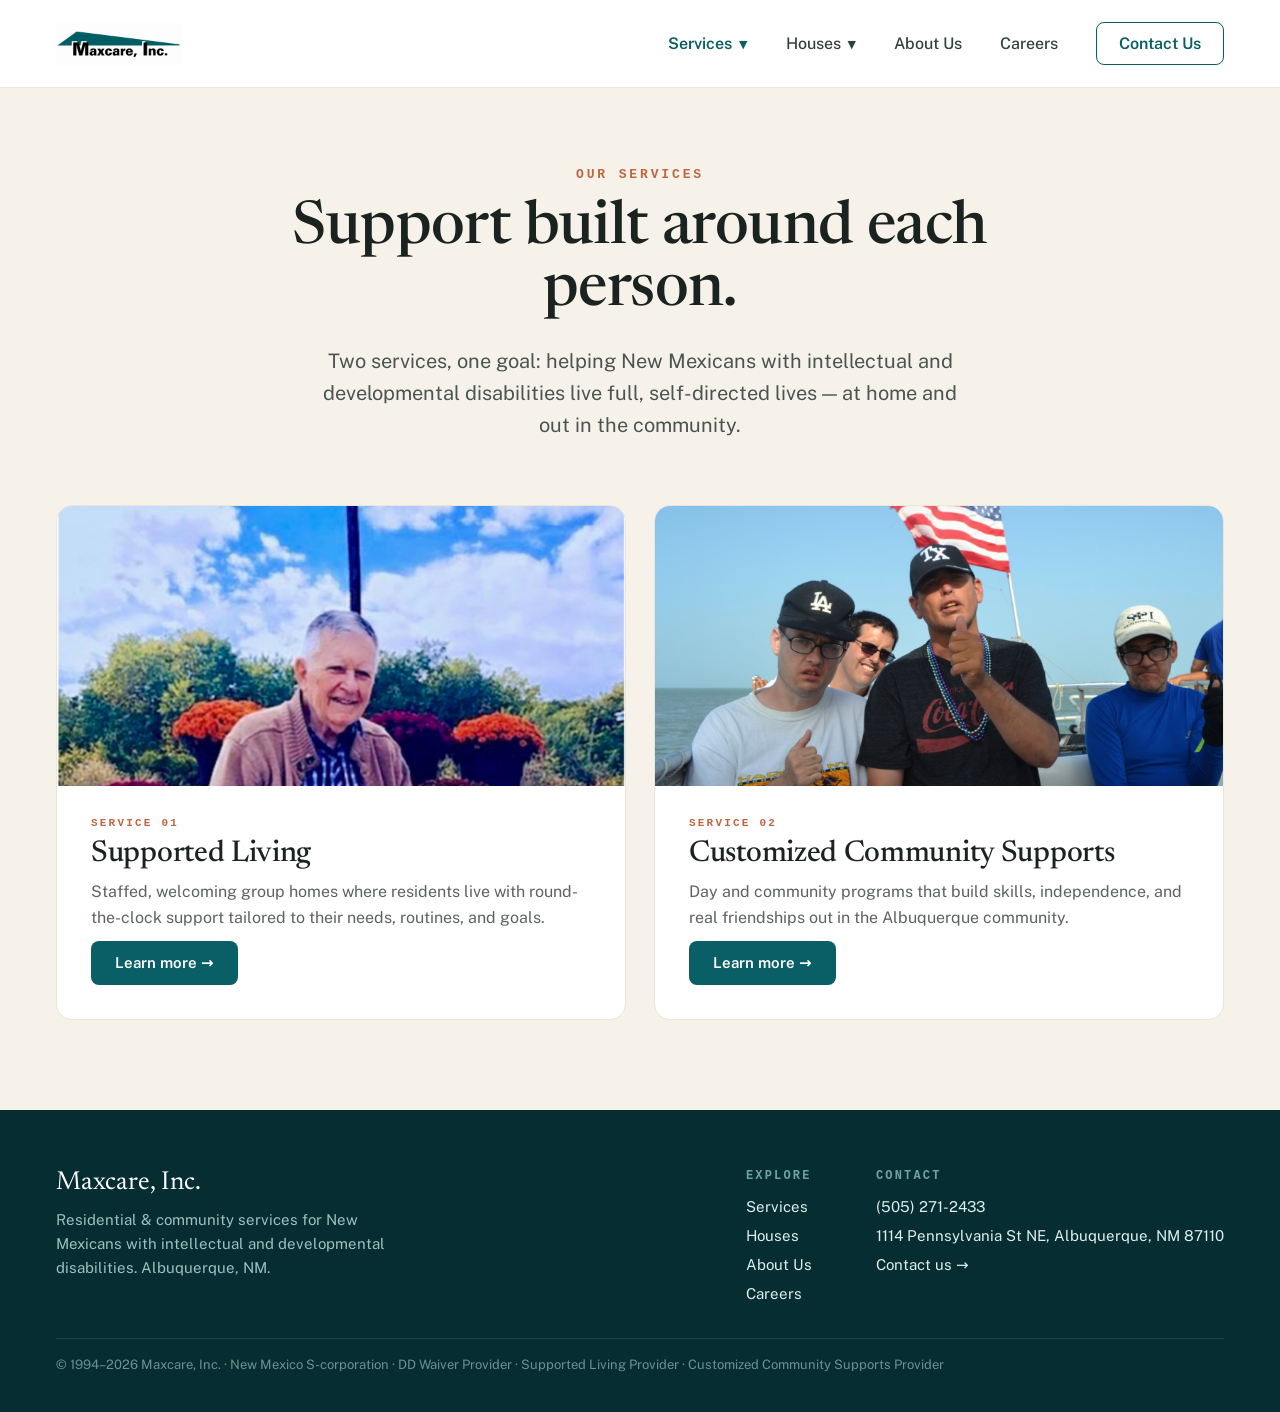
<file: services.html>
<!DOCTYPE html>
<html lang="en">
<head>
<meta charset="utf-8">
<meta name="viewport" content="width=device-width, initial-scale=1">
<title>Our Services — Maxcare, Inc.</title>
<meta name="description" content="Supported Living group homes and Customized Community Supports (CCS) — two services, one goal: helping New Mexicans with intellectual and developmental disabilities live full, self-directed lives.">
<link rel="preconnect" href="https://fonts.googleapis.com">
<link rel="preconnect" href="https://fonts.gstatic.com" crossorigin>
<link href="https://fonts.googleapis.com/css2?family=Newsreader:ital,opsz,wght@0,6..72,400;0,6..72,500;0,6..72,600;1,6..72,400&family=Public+Sans:ital,wght@0,400;0,500;0,600;0,700;1,400&display=swap" rel="stylesheet">
<link rel="stylesheet" href="css/styles.css">
</head>
<body>

<div class="wrap">

  <!-- header -->
  <header class="site-header">
    <a href="index.html" aria-label="Maxcare, Inc. home"><img class="logo" src="assets/maxcare-logo.png" alt="Maxcare, Inc."></a>
    <button class="nav-toggle" aria-label="Toggle navigation" aria-expanded="false">☰</button>
    <nav class="site-nav" id="nav">
      <div class="dropdown">
        <button class="drop-btn active" type="button">Services <span class="caret">▼</span></button>
        <div class="drop-menu">
          <a class="drop-all" href="services.html">All services</a>
          <div class="drop-sep"></div>
          <a href="#supported-living"><span>Supported Living</span></a>
          <a href="#ccs"><span>Customized Community Supports</span></a>
        </div>
      </div>
      <div class="dropdown">
        <button class="drop-btn" type="button">Houses <span class="caret">▼</span></button>
        <div class="drop-menu">
          <a class="drop-all" href="houses.html">All houses</a>
          <div class="drop-sep"></div>
          <a href="houses.html#fourhills"><span>4 Hills</span></a>
          <a href="houses.html#st16"><span>16th Street</span></a>
          <a href="houses.html#arco8"><span>Arco 8</span></a>
          <a href="houses.html#arco9"><span>Arco 9</span></a>
          <a href="houses.html#manzano"><span>Manzano</span></a>
          <a href="houses.html#park"><span>Park</span></a>
          <a href="houses.html#sandia"><span>Sandia</span></a>
          <a href="houses.html#sunglow"><span>Sunglow</span></a>
        </div>
      </div>
      <a href="about.html">About Us</a>
      <a href="careers.html">Careers</a>
      <a href="contact.html" class="nav-cta">Contact Us</a>
    </nav>
  </header>

  <!-- ===== overview ===== -->
  <div data-view="overview">
    <section class="page-hero">
      <span class="eyebrow">Our services</span>
      <h1>Support built around each person.</h1>
      <p>Two services, one goal: helping New Mexicans with intellectual and developmental disabilities live full, self-directed lives — at home and out in the community.</p>
    </section>
    <section class="cards-2">
      <div class="cards-2-grid">
        <div class="card">
          <div class="card-media"><img src="assets/p-3535.jpg" alt="A resident enjoying the garden at home"></div>
          <div class="card-body">
            <div class="card-eyebrow">Service 01</div>
            <h3>Supported Living</h3>
            <p>Staffed, welcoming group homes where residents live with round-the-clock support tailored to their needs, routines, and goals.</p>
            <a href="#supported-living" class="btn btn-primary">Learn more →</a>
          </div>
        </div>
        <div class="card">
          <div class="card-media"><img src="assets/p-3548.jpg" alt="Residents on a group outing in the community"></div>
          <div class="card-body">
            <div class="card-eyebrow">Service 02</div>
            <h3>Customized Community Supports</h3>
            <p>Day and community programs that build skills, independence, and real friendships out in the Albuquerque community.</p>
            <a href="#ccs" class="btn btn-primary">Learn more →</a>
          </div>
        </div>
      </div>
    </section>
  </div>

  <!-- ===== Supported Living ===== -->
  <div data-view="supported-living" hidden>
    <section class="detail-hero">
      <a href="services.html" class="back-link">← All services</a>
      <div class="detail-hero-inner">
        <div>
          <span class="eyebrow">Service 01</span>
          <h1>Supported Living</h1>
          <p class="intro">Our Supported Living homes are real houses in real Albuquerque neighborhoods. Residents live with the daily support, privacy, and routine that make a house a home — with care shaped around each person's needs and choices.</p>
        </div>
        <div class="media-cell"><img class="cell-photo" src="assets/p-3517.jpg" alt="A resident traveling"></div>
      </div>
    </section>
    <section class="points">
      <div class="points-grid">
        <div class="point">
          <div class="num">01</div>
          <h3>A real home</h3>
          <p>Eight houses on ordinary streets across the Albuquerque area, each with its own personality, routines, and community.</p>
        </div>
        <div class="point">
          <div class="num">02</div>
          <h3>24/7 support</h3>
          <p>Trained direct support professionals are there around the clock, helping with daily living while honoring independence.</p>
        </div>
        <div class="point">
          <div class="num">03</div>
          <h3>Personal choice</h3>
          <p>Residents shape their own days — meals, activities, outings, and goals are self-selected, not one-size-fits-all.</p>
        </div>
      </div>
    </section>
    <section class="detail-cta">
      <h2>Do you have any questions about Supported Living?</h2>
      <p>We're happy to help — send us a message and we'll get back to you soon.</p>
      <a href="contact.html" class="btn btn-primary">Contact us →</a>
    </section>
    <section class="detail-nav">
      <div class="detail-nav-inner">
        <a href="#ccs" class="btn btn-ghost">Also see: Customized Community Supports →</a>
      </div>
    </section>
  </div>

  <!-- ===== Customized Community Supports ===== -->
  <div data-view="ccs" hidden>
    <section class="detail-hero">
      <a href="services.html" class="back-link">← All services</a>
      <div class="detail-hero-inner">
        <div>
          <span class="eyebrow">Service 02</span>
          <h1>Customized Community Supports</h1>
          <p class="intro">Customized Community Supports (CCS) helps people build skills, friendships, and meaningful roles out in the community — on their own terms. From classes and volunteering to outings and fun activities, CCS is about a life that's truly connected.</p>
        </div>
        <div class="media-cell"><img class="cell-photo" src="assets/p-3527.jpg" alt="A person Maxcare supports enjoying a community event"></div>
      </div>
    </section>
    <section class="points">
      <div class="points-grid">
        <div class="point">
          <div class="num">01</div>
          <h3>Out in the community</h3>
          <p>Activities happen where life happens — parks, libraries, shops, events, and volunteer sites across Albuquerque.</p>
        </div>
        <div class="point">
          <div class="num">02</div>
          <h3>Skill building</h3>
          <p>Everyday skills — communication, mobility, money, self-advocacy — practiced in real settings with real purpose.</p>
        </div>
        <div class="point">
          <div class="num">03</div>
          <h3>Built around each person</h3>
          <p>Every plan is customized: interests, goals, and pace are set by the person we support, not a program schedule.</p>
        </div>
      </div>
    </section>
    <section class="detail-cta">
      <h2>Do you have any questions about CCS?</h2>
      <p>We're happy to help — send us a message and we'll get back to you soon.</p>
      <a href="contact.html" class="btn btn-primary">Contact us →</a>
    </section>
    <section class="detail-nav">
      <div class="detail-nav-inner">
        <a href="#supported-living" class="btn btn-ghost">Also see: Supported Living →</a>
      </div>
    </section>
  </div>

  <!-- footer -->
  <footer class="site-footer" id="contact">
    <div class="footer-top">
      <div class="footer-brand">
        <div class="name">Maxcare, Inc.</div>
        <p>Residential &amp; community services for New Mexicans with intellectual and developmental disabilities. Albuquerque, NM.</p>
      </div>
      <div class="footer-cols">
        <div class="footer-col">
          <div class="label">Explore</div>
          <a href="services.html">Services</a>
          <a href="houses.html">Houses</a>
          <a href="about.html">About Us</a>
          <a href="careers.html">Careers</a>
        </div>
        <div class="footer-col">
          <div class="label">Contact</div>
          <a href="tel:+15052712433">(505) 271-2433</a>
          <span>1114 Pennsylvania St NE, Albuquerque, NM 87110</span>
          <a href="contact.html">Contact us →</a>
        </div>
      </div>
    </div>
    <div class="footer-legal">© 1994–2026 Maxcare, Inc. · New Mexico S-corporation · DD Waiver Provider · Supported Living Provider · Customized Community Supports Provider</div>
  </footer>

</div>

<script src="js/site.js"></script>
</body>
</html>
</file>
<file: css/styles.css>
*{box-sizing:border-box;margin:0;padding:0}
:root{
  --cream:#f6f2ea;
  --cream-deep:#eee7da;
  --ink:#1b2321;
  --ink-soft:#4b5451;
  --ink-muted:#5b6360;
  --teal:#0a5e65;
  --teal-dark:#062e32;
  --terracotta:#bd6740;
  --border:#e4ddd0;
  --border-light:#ece5d9;
}
html{scroll-behavior:smooth}
body{background:var(--cream);font-family:'Public Sans',system-ui,sans-serif;-webkit-font-smoothing:antialiased;color:var(--ink)}
a{color:var(--teal);text-decoration:none}
a:hover{color:var(--terracotta)}
button{font-family:inherit;cursor:pointer}
h1,h2,h3{font-family:'Newsreader',Georgia,serif;font-weight:500;letter-spacing:-.01em}
img{display:block}
.wrap{max-width:1440px;margin:0 auto;background:var(--cream)}
.eyebrow{font:600 13px/1 ui-monospace,Menlo,monospace;letter-spacing:.22em;text-transform:uppercase;color:var(--terracotta)}
.btn{display:inline-block;font-weight:600;font-size:17px;padding:16px 30px;border-radius:8px;border:none}
.btn-primary{background:var(--teal);color:#fff}
.btn-primary:hover{background:#0c6f77;color:#fff}
.btn-outline{background:transparent;border:1.5px solid #c9beac;color:#33403d}
.btn-outline:hover{border-color:var(--terracotta);color:var(--terracotta)}
.btn-accent{background:var(--terracotta);color:#fff}
.btn-accent:hover{background:#a85732;color:#fff}
.btn-ghost{background:#fff;border:1.5px solid #d8cebc;color:#33403d}
.btn-ghost:hover{border-color:var(--terracotta);color:var(--terracotta)}

/* header */
.site-header{display:flex;align-items:center;justify-content:space-between;padding:22px 56px;background:#fff;border-bottom:1px solid var(--border-light);position:sticky;top:0;z-index:40}
.site-header .logo{height:42px;width:auto}
.site-nav{display:flex;align-items:center;gap:38px;font-size:16px;font-weight:500}
.site-nav a{color:#33403d}
.site-nav a:hover{color:var(--terracotta)}
.site-nav a.active,.site-nav .drop-btn.active{color:var(--teal);font-weight:600}
.site-nav .nav-cta{border:1.5px solid var(--teal);color:var(--teal);padding:11px 22px;border-radius:8px;font-weight:600}
.site-nav .nav-cta:hover{background:var(--teal);color:#fff}
.nav-toggle{display:none;background:none;border:1.5px solid var(--border);border-radius:8px;padding:9px 12px;font-size:20px;line-height:1;color:#33403d;cursor:pointer}

/* nav dropdown */
.dropdown{position:relative}
.drop-btn{display:flex;align-items:center;gap:7px;background:none;border:none;color:#33403d;font-weight:500;font-size:16px;padding:0}
.drop-btn:hover{color:var(--terracotta)}
.drop-btn .caret{font-size:11px;transform:translateY(1px)}
.drop-menu{display:none;position:absolute;top:34px;left:0;background:#fff;border:1px solid var(--border);border-radius:12px;box-shadow:0 24px 50px -18px rgba(20,40,38,.35);padding:8px;min-width:260px;z-index:60}
.dropdown.open .drop-menu{display:block}
.drop-menu a{display:flex;justify-content:space-between;align-items:center;gap:18px;width:100%;padding:11px 14px;border-radius:8px;font-size:15px;font-weight:500;color:#33403d}
.drop-menu a:hover{background:var(--cream);color:var(--teal)}
.drop-menu a.drop-all{font-weight:600;color:var(--teal)}
.drop-menu .drop-sep{height:1px;background:#efe8db;margin:6px 8px}
.drop-menu .num{font:600 11px/1 ui-monospace,monospace;color:#b7ac98}

/* page hero (centered) */
.page-hero{padding:80px 56px 44px;text-align:center}
.page-hero .eyebrow{display:block;margin-bottom:18px}
.page-hero h1{font-size:60px;line-height:1.03;max-width:900px;margin:0 auto 22px}
.page-hero p{color:var(--ink-soft);font-size:20px;line-height:1.6;max-width:660px;margin:0 auto}

/* photo placeholder slot */
.slot{display:flex;align-items:center;justify-content:center;width:100%;height:100%;background:linear-gradient(160deg,#e9e2d3,#e0d8c6);border:1px dashed #cfc4ac;color:#9a8f77;font:600 12px/1.5 ui-monospace,Menlo,monospace;letter-spacing:.14em;text-transform:uppercase;text-align:center;padding:12px}
.rounded{border-radius:10px;overflow:hidden}
.cell-photo{width:100%;height:100%;object-fit:cover}

/* split section media */
.media-cell{border-radius:16px;overflow:hidden;background:#d6e0de}

/* card */
.card{background:#fff;border:1px solid var(--border-light);border-radius:16px;overflow:hidden;display:flex;flex-direction:column}
.card .card-media{position:relative;background:#d6e0de}
.card .card-media img{width:100%;height:100%;object-fit:cover}
.card .card-body{padding:22px 24px 24px;display:flex;flex-direction:column;gap:6px;flex:1}
.card .card-eyebrow{font:600 11px/1 ui-monospace,Menlo,monospace;letter-spacing:.2em;text-transform:uppercase;color:var(--terracotta)}

/* footer */
.site-footer{background:var(--teal-dark);padding:60px 56px 40px}
.footer-top{display:flex;justify-content:space-between;gap:40px;flex-wrap:wrap;border-bottom:1px solid rgba(255,255,255,.12);padding-bottom:36px}
.footer-brand{max-width:340px}
.footer-brand .name{font-family:'Newsreader',serif;font-size:26px;color:#fff;margin-bottom:12px}
.footer-brand p{color:#9fc0bd;font-size:15px;line-height:1.6}
.footer-cols{display:flex;gap:64px;flex-wrap:wrap}
.footer-col{display:flex;flex-direction:column;gap:12px}
.footer-col .label{color:#6fa39f;font:600 12px/1 ui-monospace,monospace;letter-spacing:.18em;text-transform:uppercase;margin-bottom:4px}
.footer-col a,.footer-col span{color:#dfeeec;font-size:15px}
.footer-col a:hover{color:#f0c9a6}
.footer-legal{margin-top:18px;color:#6a938f;font-size:13px}

/* ============ home page ============ */
.hero{display:grid;grid-template-columns:1fr 1fr;min-height:600px}
.hero-copy{background:var(--cream);padding:88px 64px;display:flex;flex-direction:column;justify-content:center;gap:24px}
.hero-copy h1{font-size:58px;line-height:1.05;font-weight:500}
.hero-copy p{color:var(--ink-soft);font-size:19px;line-height:1.6;max-width:500px}
.hero-ctas{display:flex;gap:14px;margin-top:6px;flex-wrap:wrap}
.hero-media{position:relative;overflow:hidden;background:#d6e0de;min-height:340px}
.hero-media img{position:absolute;inset:0;width:100%;height:100%;object-fit:cover;object-position:center 30%}
.trust-bar{background:var(--teal-dark);padding:26px 56px}
.trust-bar-inner{display:flex;justify-content:space-between;flex-wrap:wrap;gap:20px;color:#cfe0dd;font-size:15px;font-weight:500}
.mission{background:var(--cream-deep);padding:84px 56px}
.mission-inner{max-width:1000px;margin:0 auto;text-align:center}
.mission .eyebrow{display:block;margin-bottom:22px}
.mission p{font-family:'Newsreader',serif;font-size:34px;line-height:1.4;color:#26302e}
.services{padding:88px 56px}
.services-head{text-align:center;margin-bottom:52px}
.services-head .eyebrow{display:block;margin-bottom:14px}
.services-head h2{font-size:46px;line-height:1.05}
.services-grid{display:grid;grid-template-columns:1fr 1fr;gap:30px}
.service-card{border:1px solid var(--border);border-radius:16px;padding:40px;background:#fff}
.service-card .num{font-family:'Newsreader',serif;font-size:30px;color:var(--terracotta);margin-bottom:18px}
.service-card h3{font-size:30px;margin-bottom:14px}
.service-card p{color:var(--ink-muted);font-size:16px;line-height:1.65;margin-bottom:22px}
.service-card a{font-weight:600;font-size:15px}
.houses{background:var(--cream-deep);padding:84px 56px}
.houses-inner{display:grid;grid-template-columns:1fr 1.15fr;gap:52px;align-items:center}
.houses .eyebrow{display:block;margin-bottom:16px}
.houses h2{font-size:44px;line-height:1.08;margin-bottom:20px}
.houses .lede{color:var(--ink-soft);font-size:18px;line-height:1.65;margin-bottom:20px}
.houses .body{color:var(--ink-muted);font-size:16px;line-height:1.65;margin-bottom:28px}
.houses-gallery{display:grid;grid-template-columns:1fr 1fr;gap:16px}
.houses-gallery .cell{border-radius:14px;overflow:hidden;background:#d6e0de}
.houses-gallery .cell img{width:100%;height:100%;object-fit:cover}
.houses-gallery .cell-wide{grid-column:1/3;height:280px}
.houses-gallery .cell-wide img{object-position:center 30%}
.houses-gallery .cell-a{height:230px}
.houses-gallery .cell-a img{object-position:center 20%}
.houses-gallery .cell-b{height:230px}
.houses-gallery .cell-b img{object-position:center 35%}
.story{max-width:1000px;margin:0 auto;padding:88px 56px;text-align:center}
.story .eyebrow{display:block;margin-bottom:22px}
.story blockquote{font-family:'Newsreader',serif;font-size:32px;line-height:1.4;color:#26302e;margin-bottom:24px}
.story .attribution{color:var(--ink-muted);font-size:15px;font-weight:600;letter-spacing:.04em}
.careers{background:var(--teal);overflow:hidden}
.careers-inner{display:grid;grid-template-columns:1fr 1fr;align-items:stretch}
.careers-copy{padding:76px 56px;display:flex;flex-direction:column;justify-content:center;gap:18px}
.careers-copy .eyebrow{color:#f0c9a6}
.careers-copy h2{color:#fff;font-size:42px;line-height:1.08}
.careers-copy p{color:#cfe0dd;font-size:18px;line-height:1.6;max-width:460px}
.careers-copy .btn{align-self:flex-start;margin-top:8px}
.careers-media{position:relative;min-height:400px;overflow:hidden;background:#0c565c}
.careers-media img{position:absolute;inset:0;width:100%;height:100%;object-fit:cover;object-position:center 25%}

/* ============ about page ============ */
.split-section{padding:88px 56px}
.split-inner{display:grid;grid-template-columns:1fr 1.05fr;gap:56px;align-items:center}
.split-inner .media-cell{height:460px}
.split-inner .eyebrow{display:block;margin-bottom:16px}
.split-inner h2{font-size:42px;line-height:1.08;margin-bottom:22px}
.split-inner .lede{color:var(--ink-soft);font-size:18px;line-height:1.65;margin-bottom:18px}
.split-inner .body{color:var(--ink-muted);font-size:16px;line-height:1.65}
.mission-teal{background:var(--teal);padding:84px 56px}
.mission-teal .mission-inner .eyebrow{color:#f0c9a6}
.mission-teal p{color:#fff}
.gallery-section{padding:88px 56px}
.gallery-head{text-align:center;margin-bottom:48px}
.gallery-head .eyebrow{display:block;margin-bottom:14px}
.gallery-head h2{font-size:44px;line-height:1.05;margin-bottom:16px}
.gallery-head p{color:var(--ink-muted);font-size:17px;line-height:1.6;max-width:560px;margin:0 auto}
.mosaic{display:grid;grid-template-columns:repeat(4,1fr);grid-auto-rows:200px;gap:14px;grid-auto-flow:dense}
.mosaic>div{position:relative}
.mosaic .span-2x2{grid-column:span 2;grid-row:span 2}
.mosaic .span-w{grid-column:span 2}
.mosaic .span-h{grid-row:span 2}
.values{background:var(--cream-deep);padding:80px 56px}
.values-grid{display:grid;grid-template-columns:repeat(3,1fr);gap:28px}
.value{text-align:center;padding:20px}
.value .value-name{font-family:'Newsreader',serif;font-size:30px;color:var(--teal);margin-bottom:12px}
.value p{color:var(--ink-muted);font-size:16px;line-height:1.65}
.cta-band{background:var(--teal);padding:76px 56px}
.cta-band-inner{display:flex;justify-content:space-between;align-items:center;gap:40px;flex-wrap:wrap}
.cta-band h2{color:#fff;font-size:40px;line-height:1.08;margin-bottom:12px}
.cta-band p{color:#cfe0dd;font-size:18px;line-height:1.6}
.cta-band .btn{white-space:nowrap}

/* ============ services page ============ */
.cards-2{padding:20px 56px 90px}
.cards-2-grid{display:grid;grid-template-columns:1fr 1fr;gap:28px}
.cards-2 .card-media{height:280px}
.cards-2 .card-body{padding:32px 34px 34px;gap:10px}
.cards-2 h3{font-size:30px}
.cards-2 .card-body p{color:var(--ink-muted);font-size:16px;line-height:1.65}
.cards-2 .btn{margin-top:auto;align-self:flex-start;font-size:15px;padding:13px 24px}
.back-link{background:none;border:none;color:var(--teal);font-weight:600;font-size:15px;padding:0;margin-bottom:26px;display:inline-block}
.back-link:hover{color:var(--terracotta)}
.detail-hero{padding:44px 56px 0}
.detail-hero-inner{display:grid;grid-template-columns:1.05fr 1fr;gap:52px;align-items:center;padding-bottom:64px}
.detail-hero .eyebrow{display:block;margin-bottom:14px}
.detail-hero h1{font-size:56px;line-height:1.04;margin-bottom:20px}
.detail-hero .intro{color:var(--ink-soft);font-size:19px;line-height:1.6}
.detail-hero .media-cell{height:400px}
.points{background:var(--cream-deep);padding:72px 56px}
.points-grid{display:grid;grid-template-columns:repeat(3,1fr);gap:28px}
.point{background:#fff;border:1px solid var(--border);border-radius:16px;padding:32px}
.point .num{font-family:'Newsreader',serif;font-size:26px;color:var(--terracotta);margin-bottom:14px}
.point h3{font-size:23px;margin-bottom:10px}
.point p{color:var(--ink-muted);font-size:15px;line-height:1.65}
.detail-cta{padding:80px 56px;text-align:center}
.detail-cta h2{font-size:38px;margin-bottom:14px}
.detail-cta p{color:var(--ink-muted);font-size:17px;line-height:1.6;max-width:540px;margin:0 auto 28px}
.detail-nav{padding:0 56px 90px}
.detail-nav-inner{display:flex;gap:14px;flex-wrap:wrap}

/* ============ houses page ============ */
.cards-4{padding:20px 56px 90px}
.cards-4-grid{display:grid;grid-template-columns:repeat(4,1fr);gap:24px}
.cards-4 .card-media{height:210px}
.cards-4 h3{font-size:26px}
.cards-4 .btn{margin-top:10px;align-self:flex-start;font-size:14px;padding:11px 20px}
.house-head{padding:44px 56px 34px}
.house-head-inner{display:flex;justify-content:space-between;align-items:flex-end;gap:24px;flex-wrap:wrap;border-bottom:1px solid var(--border);padding-bottom:28px}
.house-head .eyebrow{display:block;margin-bottom:14px}
.house-head h1{font-size:58px;line-height:1.02}
.house-head .desc{color:var(--ink-soft);font-size:19px;line-height:1.6;max-width:620px;margin-top:16px}
.house-count{text-align:right}
.house-count .big{font-family:'Newsreader',serif;font-size:34px;color:var(--teal);line-height:1}
.house-count .small{color:#7a827f;font-size:13px;letter-spacing:.03em}
.house-gallery{padding:6px 56px 80px}
.house-gallery .mosaic{grid-auto-rows:172px}

/* ============ contact page ============ */
.contact-section{padding:20px 56px 90px}
.contact-grid{display:grid;grid-template-columns:1.15fr 1fr;gap:52px;align-items:start}
.contact-form{background:#fff;border:1px solid var(--border);border-radius:16px;padding:40px}
.field{margin-bottom:20px}
.field label{display:block;font-weight:600;font-size:14px;margin-bottom:8px;color:#33403d}
.field label .optional{font-weight:400;color:#8a8274}
.field input,.field textarea{width:100%;border:1.5px solid var(--border);border-radius:8px;padding:13px 14px;font:400 16px/1.5 'Public Sans',system-ui,sans-serif;background:var(--cream);color:var(--ink)}
.field input:focus,.field textarea:focus{outline:none;border-color:var(--teal);background:#fff}
.field textarea{min-height:150px;resize:vertical}
.fs-msg[data-fs-success]{background:#e5f0e7;border:1px solid #bcd8c2;color:#1e5631;border-radius:10px;padding:16px 18px;font-size:15px;line-height:1.5;margin-bottom:20px}
.fs-msg[data-fs-error]{background:#f7e8e4;border:1px solid #e4c0b5;color:#8c3a24;border-radius:10px;padding:16px 18px;font-size:15px;line-height:1.5;margin-bottom:20px}
.fs-msg:empty{display:none}
span[data-fs-error]{display:block;color:#a83a2a;font-size:14px;font-weight:500;margin-top:6px}
span[data-fs-error]:empty{display:none}
.contact-aside{display:flex;flex-direction:column;gap:28px}
.contact-aside .block h3{font-size:24px;margin-bottom:10px}
.contact-aside .block p,.contact-aside .block a{font-size:16px;line-height:1.65;color:var(--ink-soft)}
.contact-aside .block a.big{font-family:'Newsreader',serif;font-size:26px;color:var(--teal);display:inline-block}
.contact-aside .block a.big:hover{color:var(--terracotta)}
.contact-note{background:var(--cream-deep);border-radius:12px;padding:22px 24px;font-size:15px;line-height:1.6;color:var(--ink-muted)}

/* ============ responsive ============ */
@media (max-width:1024px){
  .site-header,.site-footer,.trust-bar,.mission,.mission-teal,.services,.houses,.page-hero,.split-section,.gallery-section,.values,.cta-band,.cards-2,.cards-4,.detail-hero,.points,.detail-cta,.detail-nav,.house-head,.house-gallery{padding-left:40px;padding-right:40px}
  .hero-copy{padding:64px 40px}
  .hero-copy h1{font-size:46px}
  .careers-copy{padding:64px 40px}
  .houses-inner,.split-inner,.detail-hero-inner,.contact-grid{grid-template-columns:1fr;gap:40px}
  .contact-section{padding-left:40px;padding-right:40px}
  .trust-bar-inner{justify-content:center}
  .page-hero h1{font-size:48px}
  .cards-4-grid{grid-template-columns:repeat(2,1fr)}
  .mosaic{grid-template-columns:repeat(3,1fr)}
  .split-inner .media-cell{height:380px}
}
@media (max-width:820px){
  .nav-toggle{display:block}
  .site-nav{display:none;position:absolute;top:100%;left:0;right:0;background:#fff;flex-direction:column;align-items:flex-start;gap:0;padding:8px 24px 20px;border-bottom:1px solid var(--border-light);box-shadow:0 20px 40px -24px rgba(20,40,38,.35)}
  .site-nav.open{display:flex}
  .site-nav a{padding:14px 0;width:100%;font-size:17px}
  .site-nav .nav-cta{margin-top:10px;text-align:center}
  .site-nav .dropdown{width:100%}
  .site-nav .drop-btn{display:none}
  .site-nav .drop-menu{display:block;position:static;border:none;box-shadow:none;padding:0;min-width:0}
  .site-nav .drop-menu a{padding:14px 0;border-radius:0}
  .site-nav .drop-menu .drop-sep{display:none}
  .site-nav .drop-menu a:not(.drop-all){display:none}
  .hero{grid-template-columns:1fr;min-height:0}
  .hero-media{min-height:320px;position:relative}
  .hero-copy h1{font-size:38px}
  .services-grid,.cards-2-grid,.points-grid{grid-template-columns:1fr}
  .services-head h2{font-size:36px}
  .mission p,.mission-teal p{font-size:26px}
  .houses h2{font-size:36px}
  .story blockquote{font-size:26px}
  .careers-inner{grid-template-columns:1fr}
  .careers-copy h2{font-size:34px}
  .careers-media{min-height:300px}
  .page-hero h1{font-size:38px}
  .page-hero p{font-size:18px}
  .split-inner h2{font-size:34px}
  .values-grid{grid-template-columns:1fr}
  .cta-band h2{font-size:32px}
  .detail-hero h1{font-size:40px}
  .house-head h1{font-size:40px}
  .mosaic{grid-template-columns:repeat(2,1fr);grid-auto-rows:160px}
  .house-gallery .mosaic{grid-auto-rows:150px}
}
@media (max-width:560px){
  .site-header,.site-footer,.trust-bar,.mission,.mission-teal,.services,.houses,.page-hero,.split-section,.gallery-section,.values,.cta-band,.cards-2,.cards-4,.detail-hero,.points,.detail-cta,.detail-nav,.house-head,.house-gallery,.contact-section{padding-left:24px;padding-right:24px}
  .contact-form{padding:28px 22px}
  .hero-copy{padding:56px 24px}
  .careers-copy{padding:56px 24px}
  .story{padding:64px 24px}
  .hero-copy h1{font-size:32px}
  .houses-gallery .cell-wide{height:220px}
  .houses-gallery .cell-a,.houses-gallery .cell-b{height:160px}
  .btn{width:100%;text-align:center}
  .careers-copy .btn,.cards-2 .btn,.cards-4 .btn,.detail-nav .btn{align-self:stretch;width:auto}
  .cards-4-grid{grid-template-columns:1fr}
  .mosaic{grid-template-columns:repeat(2,1fr);grid-auto-rows:140px}
  .split-inner .media-cell{height:280px}
  .house-count{display:none}
  .page-hero h1{font-size:32px}
}
</file>
